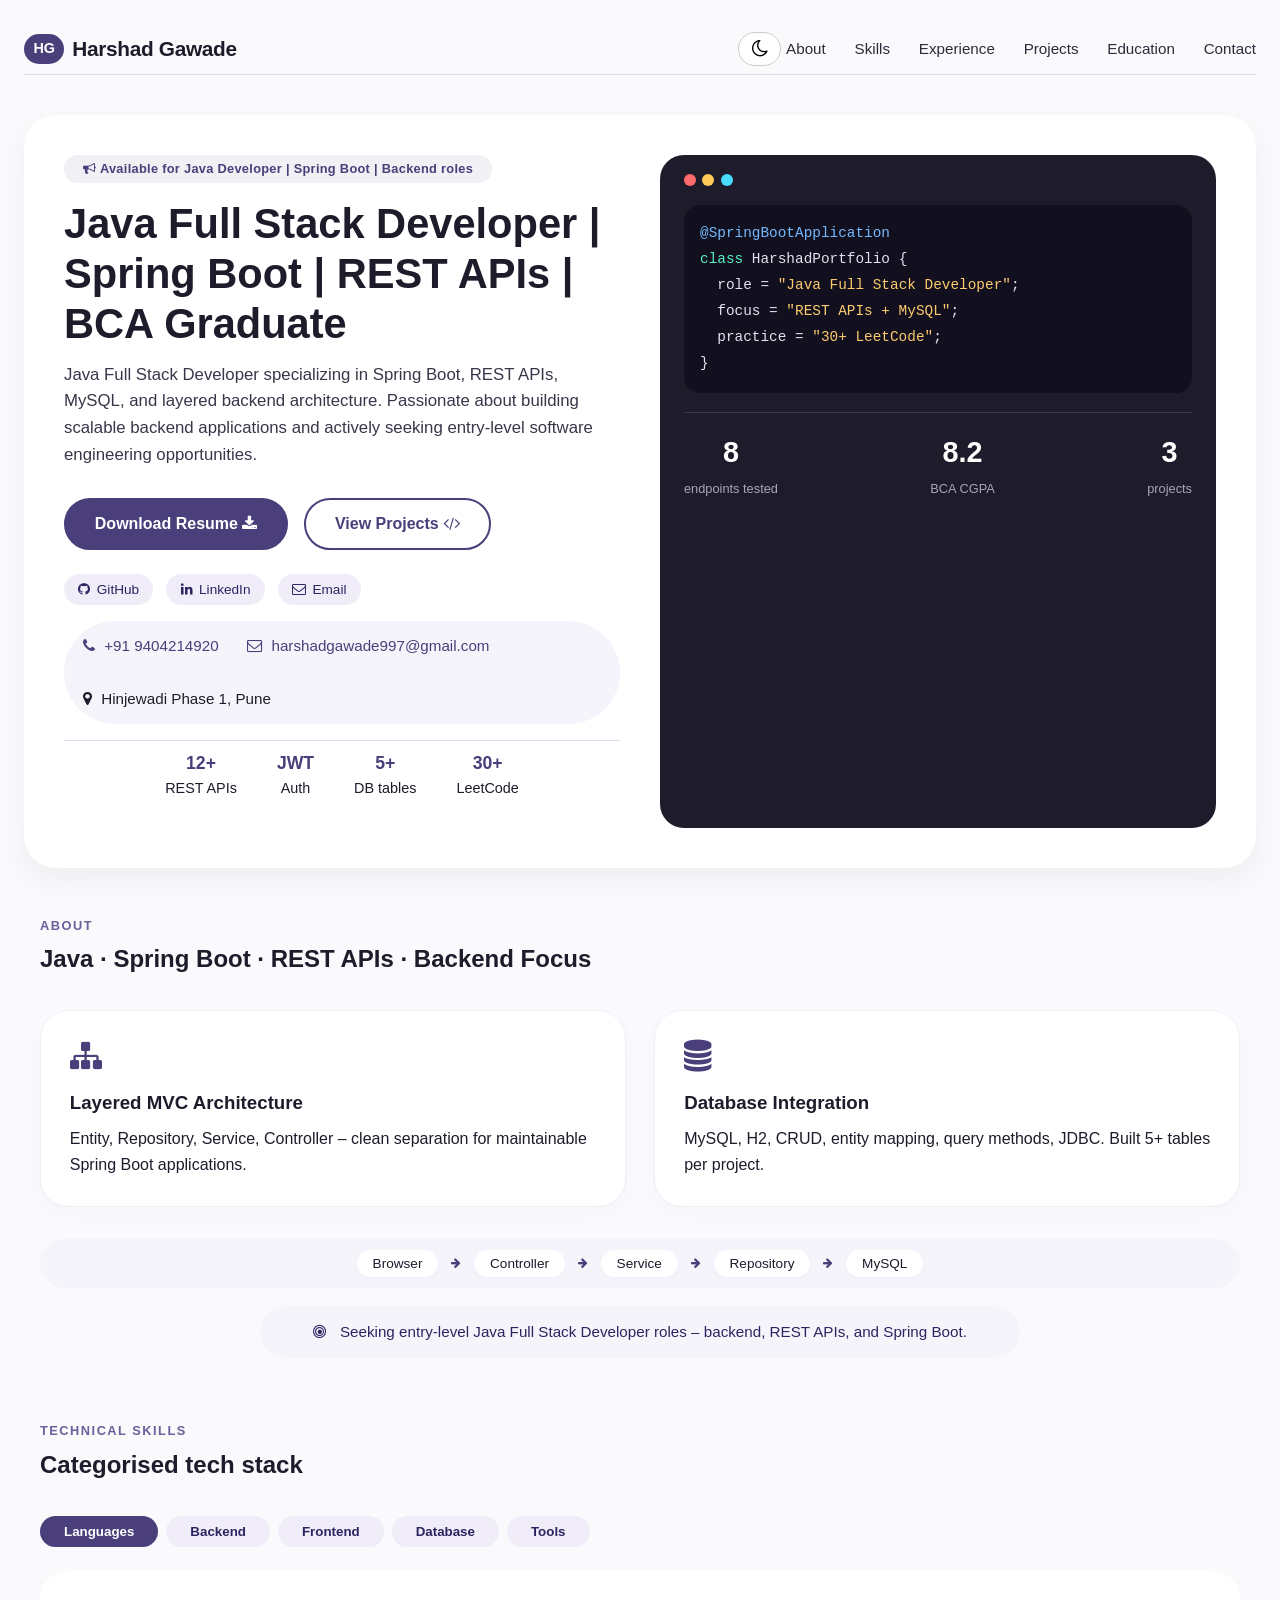
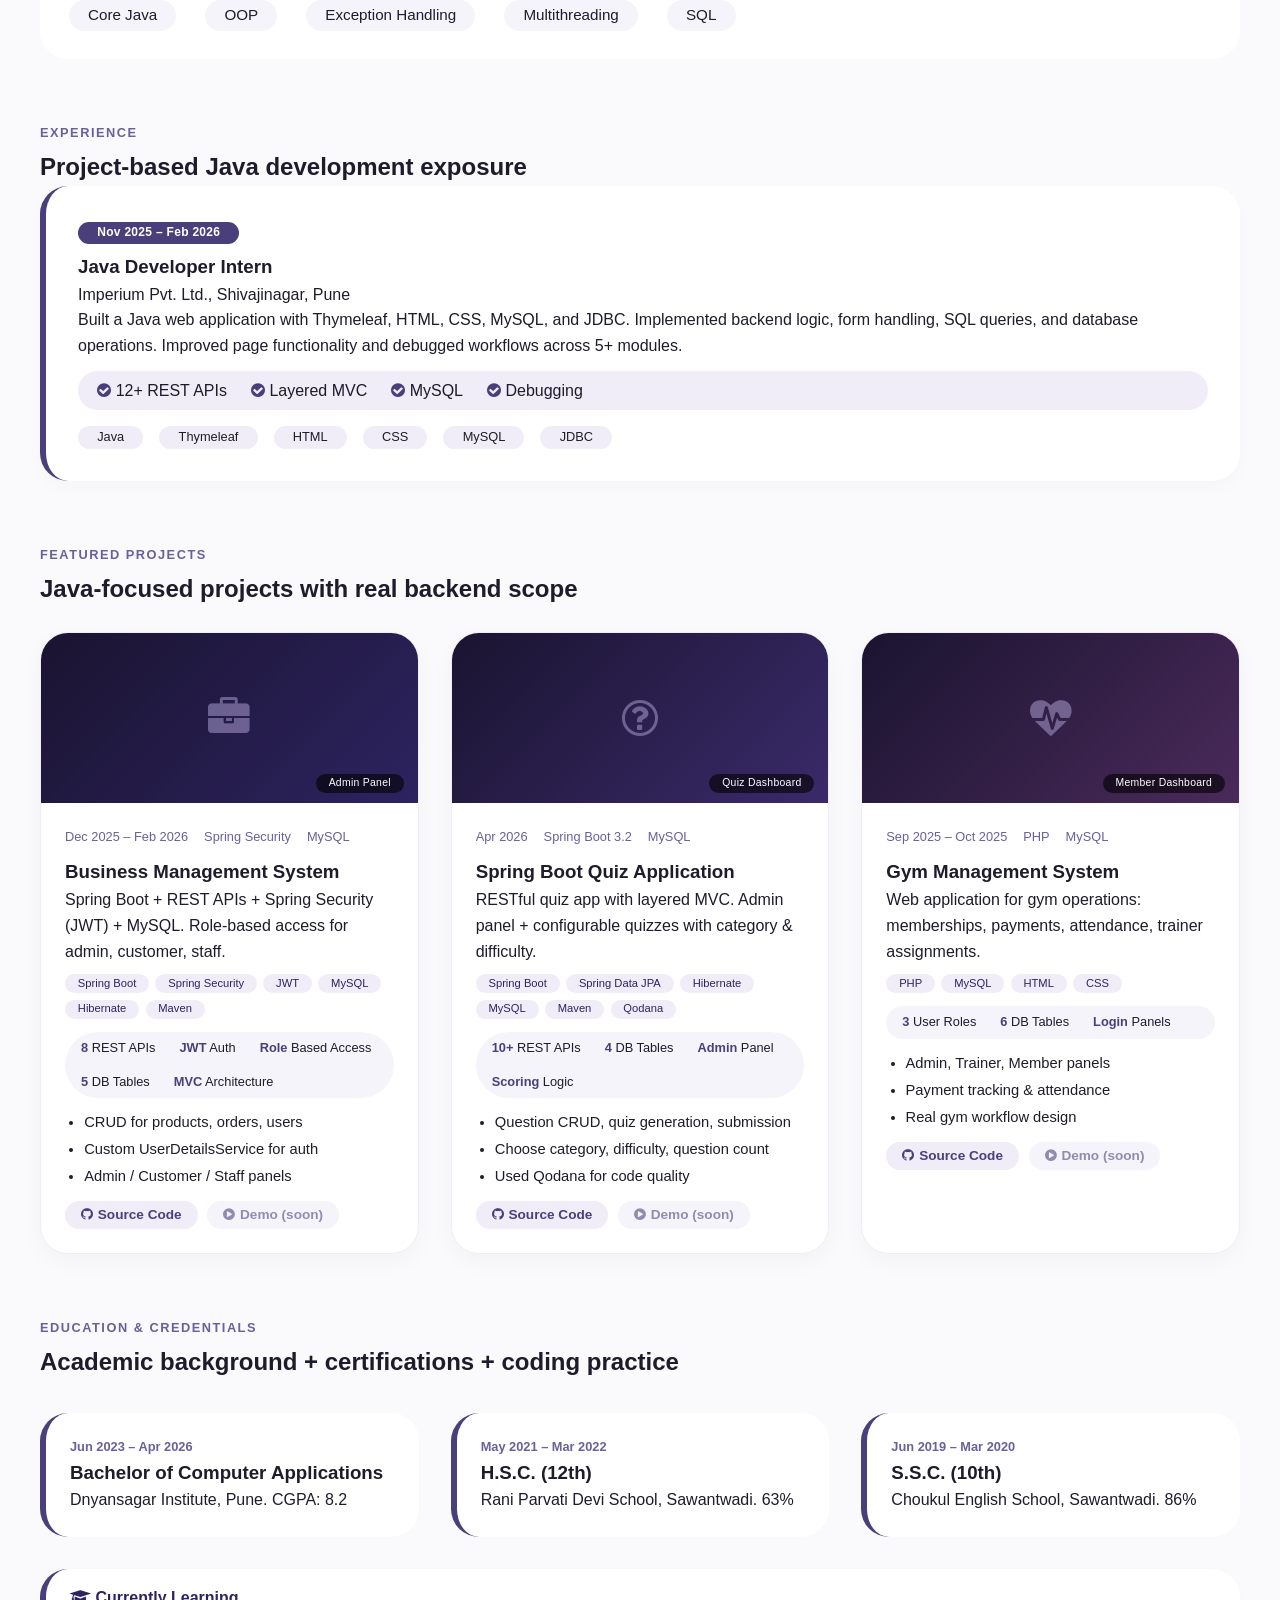
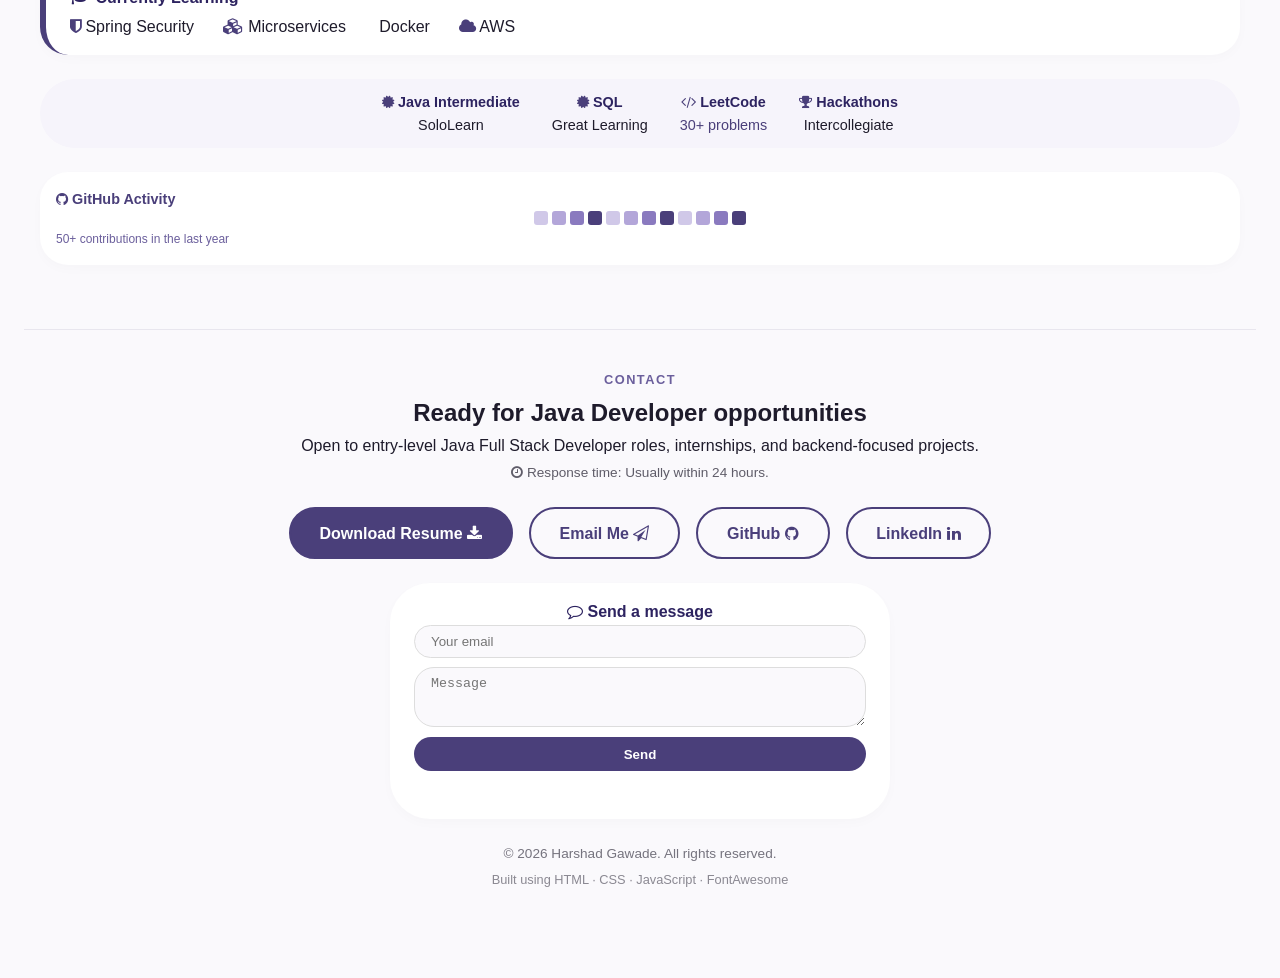
<file: index.html>
<!DOCTYPE html>
<html lang="en">
<head>
  <meta charset="UTF-8" />
  <meta name="viewport" content="width=device-width, initial-scale=1.0" />
  <meta name="description" content="Portfolio of Harshad Gawade, an entry-level Java Full Stack Developer skilled in Spring Boot, REST APIs, JPA, Hibernate, MySQL, and React basics." />
  <title>Harshad Gawade | Java Full Stack Developer</title>
  <link rel="stylesheet" href="https://maxcdn.bootstrapcdn.com/font-awesome/4.7.0/css/font-awesome.min.css" />
  <link rel="icon" type="image/png" sizes="32x32" href="fevicon.io/favicon-32x32.png" />
  <link rel="icon" type="image/png" sizes="16x16" href="fevicon.io/favicon-16x16.png" />
  <style>
    /* ----- reset & base ----- */
    * { margin:0; padding:0; box-sizing:border-box; }
    html { scroll-behavior: smooth; }
    body {
      font-family: 'Inter', -apple-system, BlinkMacSystemFont, 'Segoe UI', Roboto, sans-serif;
      background-color: #faf9fc;
      color: #1e1b2b;
      line-height: 1.6;
      padding: 1.5rem;
      transition: background 0.2s, color 0.2s;
    }
    a { color: #4a3f7a; text-decoration: none; transition: color 0.2s; }
    a:hover { color: #2d2360; }

    .section-band {
      max-width: 1280px;
      margin: 0 auto 4rem;
      padding: 0 1rem;
    }

    /* fade-in animation */
    .fade-in {
      opacity: 0;
      transform: translateY(30px);
      transition: opacity 0.7s ease, transform 0.7s ease;
    }
    .fade-in.visible {
      opacity: 1;
      transform: translateY(0);
    }

    /* ----- header ----- */
    .site-header {
      display: flex;
      flex-wrap: wrap;
      align-items: center;
      justify-content: space-between;
      max-width: 1280px;
      margin: 0 auto 2.5rem;
      padding: 0.5rem 0;
      border-bottom: 1px solid rgba(74, 63, 122, 0.15);
      gap: 0.3rem;
    }
    .brand {
      display: flex;
      align-items: center;
      gap: 0.5rem;
      font-weight: 700;
      font-size: 1.3rem;
      letter-spacing: -0.3px;
      text-decoration: none;
      color: inherit;
      flex-shrink: 0;
    }
    .brand-mark {
      background: #4a3f7a;
      color: white;
      padding: 0.2rem 0.6rem;
      border-radius: 40px;
      font-size: 0.9rem;
      flex-shrink: 0;
    }
    .brand-name { white-space: nowrap; display: inline-block; }
    .theme-toggle {
      background: transparent;
      border: 1px solid #ccc;
      border-radius: 30px;
      padding: 0.3rem 0.8rem;
      font-size: 1.2rem;
      cursor: pointer;
      transition: 0.2s;
      background: white;
      flex-shrink: 0;
      margin-left: auto;
    }
    .nav-links {
      display: flex;
      gap: 1.8rem;
      font-weight: 500;
      font-size: 0.95rem;
      flex-wrap: wrap;
      align-items: center;
    }
    .nav-links a { color: #2d2b3a; }
    .nav-links a:hover { color: #4a3f7a; }
    .nav-links a.active-nav { color: #4a3f7a; font-weight: 700; }

    @media (max-width: 768px) {
      .site-header { gap: 0.2rem; padding: 0.3rem 0; }
      .brand { font-size: 0.95rem; flex: 0 0 auto; }
      .brand-name { font-size: 0.8rem; }
      .brand-mark { font-size: 0.65rem; padding: 0.1rem 0.45rem; }
      .nav-links { order: 3; flex: 1 1 100%; justify-content: center; gap: 0.4rem; padding-top: 0.2rem; }
      .nav-links a { font-size: 0.65rem; padding: 0.15rem 0.3rem; white-space: nowrap; }
      .theme-toggle { font-size: 0.9rem; padding: 0.15rem 0.5rem; margin-left: 0; flex-shrink: 0; }
    }
    @media (max-width: 480px) {
      .brand { font-size: 0.8rem; }
      .brand-name { font-size: 0.7rem !important; }
      .brand-mark { font-size: 0.55rem; padding: 0.1rem 0.35rem; }
      .nav-links a { font-size: 0.55rem; padding: 0.1rem 0.2rem; }
      .theme-toggle { font-size: 0.75rem; padding: 0.1rem 0.4rem; }
    }

    /* ----- buttons ----- */
    .btn {
      display: inline-block;
      padding: 0.7rem 1.8rem;
      border-radius: 60px;
      font-weight: 600;
      border: 2px solid transparent;
      transition: 0.2s;
      background: white;
      cursor: default;
    }
    .btn-primary { background: #4a3f7a; color: white; border-color: #4a3f7a; }
    .btn-primary:hover { background: #2d2360; border-color: #2d2360; color: white; }
    .btn-secondary { background: transparent; border-color: #4a3f7a; color: #4a3f7a; }
    .btn-secondary:hover { background: #f0edf9; }
    .btn-sm { padding: 0.3rem 1rem; font-size: 0.8rem; border-radius: 40px; }

    .eyebrow {
      text-transform: uppercase;
      letter-spacing: 1.5px;
      font-size: 0.8rem;
      font-weight: 600;
      color: #6b5f9c;
      margin-bottom: 0.25rem;
    }

    /* ----- hero ----- */
    .hero {
      display: grid;
      grid-template-columns: 1fr 1fr;
      gap: 2.5rem;
      background: white;
      border-radius: 32px;
      padding: 2.5rem;
      box-shadow: 0 12px 30px rgba(0,0,0,0.05);
      margin-bottom: 3rem;
    }
    .hero-copy-block h1 {
      font-size: 2.6rem;
      line-height: 1.2;
      margin: 0.5rem 0 0.8rem;
    }
    .hero-copy {
      font-size: 1.05rem;
      color: #3a364a;
      margin-bottom: 1.8rem;
    }
    .hero-actions { display: flex; flex-wrap: wrap; gap: 1rem; margin: 1.5rem 0; }
    .contact-row {
      display: flex;
      flex-wrap: wrap;
      gap: 1.8rem;
      font-size: 0.95rem;
      background: #f6f4fb;
      padding: 0.8rem 1.2rem;
      border-radius: 60px;
      margin-top: 1rem;
    }
    .contact-row i { margin-right: 0.3rem; }
    .hero-tagline {
      display: inline-block;
      background: rgba(74, 63, 122, 0.08);
      padding: 0.25rem 1.2rem;
      border-radius: 60px;
      font-size: 0.8rem;
      font-weight: 600;
      letter-spacing: 0.3px;
      color: #4a3f7a;
      margin-bottom: 0.5rem;
    }
    .social-hero {
      display: flex;
      gap: 0.8rem;
      margin-top: 0.8rem;
      flex-wrap: wrap;
    }
    .social-hero a {
      background: #f0edf9;
      padding: 0.3rem 0.9rem;
      border-radius: 40px;
      font-size: 0.85rem;
      display: inline-flex;
      align-items: center;
      gap: 0.4rem;
      color: #2d2360;
      transition: 0.2s;
    }
    .social-hero a:hover { background: #4a3f7a; color: white; }

    .hero-snapshot {
      background: #1e1b2b;
      border-radius: 24px;
      padding: 1.2rem 1.5rem;
      color: #e4e0f0;
      display: flex;
      flex-direction: column;
      gap: 1.2rem;
    }
    .terminal-top { display: flex; gap: 0.4rem; }
    .terminal-top span {
      width: 12px; height: 12px; border-radius: 50%;
      display: inline-block;
      background: #6b5f9c;
    }
    .terminal-top span:first-child { background: #ff6b6b; }
    .terminal-top span:nth-child(2) { background: #feca57; }
    .terminal-top span:last-child { background: #48dbfb; }
    .code-window {
      font-family: 'Menlo', monospace;
      font-size: 0.9rem;
      background: #12101e;
      padding: 1rem;
      border-radius: 16px;
      line-height: 1.8;
    }
    .token-blue { color: #74b9ff; }
    .token-green { color: #55efc4; }
    .token-amber { color: #fdcb6e; }
    .snapshot-list {
      display: flex;
      justify-content: space-between;
      border-top: 1px solid #3a364a;
      padding-top: 1rem;
    }
    .snapshot-list div { text-align: center; }
    .snapshot-list strong { display: block; font-size: 1.8rem; color: white; }
    .snapshot-list span { font-size: 0.8rem; opacity: 0.7; }

    @media (max-width: 800px) {
      .hero { grid-template-columns: 1fr; padding: 1.5rem; }
    }

    /* ----- profile / about ----- */
    .profile-grid {
      display: grid;
      grid-template-columns: repeat(3, 1fr);
      gap: 1.8rem;
      margin: 2rem 0;
    }
    .focus-card {
      background: white;
      padding: 1.8rem;
      border-radius: 28px;
      box-shadow: 0 8px 20px rgba(0,0,0,0.02);
      transition: 0.2s;
      border: 1px solid #f0edf9;
    }
    .focus-card i { font-size: 2rem; color: #4a3f7a; margin-bottom: 0.5rem; display: inline-block; }
    .focus-card h3 { margin: 0.5rem 0; }
    @media (max-width: 800px) { .profile-grid { grid-template-columns: 1fr; } }

    /* architecture flow - compact */
    .arch-flow {
      display: flex;
      flex-wrap: wrap;
      justify-content: center;
      align-items: center;
      gap: 0.3rem 0.8rem;
      background: #f6f4fb;
      padding: 0.7rem 1.2rem;
      border-radius: 60px;
      margin: 1.2rem 0;
      font-size: 0.85rem;
    }
    .arch-flow span {
      background: white;
      padding: 0.15rem 1rem;
      border-radius: 40px;
      font-weight: 500;
      box-shadow: 0 2px 6px rgba(0,0,0,0.02);
    }
    .arch-flow i { color: #4a3f7a; font-size: 0.7rem; }

    /* ----- skills ----- */
    .tabs {
      display: flex;
      gap: 0.5rem;
      flex-wrap: wrap;
      margin: 2rem 0 1.5rem;
    }
    .tab {
      background: #f0edf9;
      border: none;
      padding: 0.5rem 1.5rem;
      border-radius: 60px;
      font-weight: 600;
      cursor: pointer;
      transition: 0.15s;
      color: #2d2360;
    }
    .tab.active { background: #4a3f7a; color: white; }
    .tab-panels { background: white; padding: 1.8rem; border-radius: 28px; }
    .skill-grid { display: flex; flex-wrap: wrap; gap: 0.8rem 1.8rem; }
    .skill-grid span {
      background: #f6f4fb;
      padding: 0.2rem 1.2rem;
      border-radius: 40px;
      font-size: 0.95rem;
    }
    .tab-panel[hidden] { display: none; }

    /* ----- experience ----- */
    .experience-card {
      background: white;
      border-radius: 28px;
      padding: 2rem;
      box-shadow: 0 8px 20px rgba(0,0,0,0.02);
      border-left: 6px solid #4a3f7a;
    }
    .date-pill {
      display: inline-block;
      background: #4a3f7a;
      color: white;
      padding: 0.1rem 1.2rem;
      border-radius: 60px;
      font-size: 0.75rem;
      font-weight: 600;
      letter-spacing: 0.3px;
      margin-bottom: 0.5rem;
    }
    .experience-stack {
      display: flex;
      flex-wrap: wrap;
      gap: 0.5rem 1rem;
      margin-top: 1rem;
    }
    .experience-stack span {
      background: #f0edf9;
      padding: 0.1rem 1.2rem;
      border-radius: 40px;
      font-size: 0.8rem;
      font-weight: 500;
    }

    /* ----- projects ----- */
    .project-grid {
      display: grid;
      grid-template-columns: repeat(auto-fit, minmax(340px, 1fr));
      gap: 2rem;
      margin-top: 1.5rem;
    }
    .project-card {
      background: white;
      border-radius: 28px;
      overflow: hidden;
      box-shadow: 0 8px 24px rgba(0,0,0,0.03);
      transition: 0.3s;
      border: 1px solid #f0edf9;
    }
    .project-card:hover { transform: translateY(-8px); box-shadow: 0 20px 50px rgba(0,0,0,0.08); }
    .project-screenshot {
      width: 100%;
      height: 170px;
      display: flex;
      align-items: center;
      justify-content: center;
      font-size: 0.85rem;
      background-size: cover;
      background-position: center;
      background-color: #2d2360;
      color: #b3a6d9;
      position: relative;
    }
    .project-screenshot .overlay-label {
      position: absolute;
      bottom: 10px;
      right: 14px;
      background: rgba(0,0,0,0.6);
      color: white;
      padding: 0.1rem 0.8rem;
      border-radius: 40px;
      font-size: 0.65rem;
      letter-spacing: 0.3px;
    }
    .project-screenshot i { font-size: 2.6rem; opacity: 0.5; }
    .project-body { padding: 1.5rem; }
    .project-meta {
      display: flex;
      flex-wrap: wrap;
      gap: 0.3rem 1rem;
      font-size: 0.8rem;
      color: #6b5f9c;
      margin-bottom: 0.6rem;
    }
    .project-body ul { margin: 0.6rem 0 0.8rem 1.2rem; font-size: 0.92rem; }
    .project-body ul li { margin-bottom: 0.2rem; }
    .tech-badges {
      display: flex;
      flex-wrap: wrap;
      gap: 0.4rem;
      margin: 0.6rem 0 0.8rem;
    }
    .tech-badges span {
      background: #f0edf9;
      padding: 0.05rem 0.8rem;
      border-radius: 40px;
      font-size: 0.7rem;
      font-weight: 500;
      color: #2d2360;
    }
    .project-metrics {
      display: flex;
      flex-wrap: wrap;
      gap: 0.8rem 1.5rem;
      background: #f6f4fb;
      padding: 0.4rem 1rem;
      border-radius: 60px;
      margin: 0.6rem 0 0.8rem;
      font-size: 0.8rem;
    }
    .project-metrics strong { color: #4a3f7a; }
    .project-links {
      display: flex;
      flex-wrap: wrap;
      gap: 0.6rem;
      margin-top: 0.6rem;
    }
    .project-links a {
      font-weight: 600;
      display: inline-flex;
      align-items: center;
      gap: 0.3rem;
      font-size: 0.85rem;
      background: #f0edf9;
      padding: 0.2rem 1rem;
      border-radius: 40px;
      transition: 0.2s;
    }
    .project-links a:hover { background: #4a3f7a; color: white; }

    /* ----- education ----- */
    .education-grid {
      display: grid;
      grid-template-columns: repeat(auto-fit, minmax(200px, 1fr));
      gap: 2rem;
      margin: 2rem 0;
    }
    .timeline-item {
      background: white;
      padding: 1.5rem;
      border-radius: 28px;
      border-left: 6px solid #4a3f7a;
    }
    .timeline-item span:first-child { font-size: 0.8rem; color: #6b5f9c; font-weight: 600; display: block; }

    /* compact stats strip - replaces pill bars */
    .stats-compact {
      display: flex;
      flex-wrap: wrap;
      justify-content: center;
      gap: 1.2rem 2.5rem;
      background: #f6f4fb;
      padding: 0.7rem 1.5rem;
      border-radius: 60px;
      margin: 1.2rem 0;
    }
    .stats-compact div { text-align: center; font-size: 0.9rem; }
    .stats-compact strong { color: #4a3f7a; display: block; font-size: 1.1rem; }

    .growth-strip {
      display: flex;
      flex-wrap: wrap;
      justify-content: center;
      gap: 1.2rem 2rem;
      background: #f6f4fb;
      padding: 0.7rem 1.5rem;
      border-radius: 60px;
      margin: 1.5rem 0;
    }
    .growth-strip div { text-align: center; font-size: 0.9rem; }
    .growth-strip strong { display: block; color: #2d2360; }

    /* ----- footer ----- */
    .site-footer {
      text-align: center;
      border-top: 1px solid rgba(74, 63, 122, 0.1);
      padding-top: 2.5rem;
      margin-top: 3rem;
    }
    .footer-actions {
      display: flex;
      flex-wrap: wrap;
      justify-content: center;
      gap: 1rem;
      margin: 1.5rem 0;
    }
    .copyright { opacity: 0.6; font-size: 0.85rem; margin-top: 1.5rem; }
    .footer-built { font-size: 0.8rem; opacity: 0.5; margin-top: 0.3rem; }
    .response-time {
      font-size: 0.85rem;
      opacity: 0.7;
      margin-top: 0.2rem;
    }

    /* back to top */
    .back-to-top {
      position: fixed;
      bottom: 2rem;
      right: 2rem;
      background: #4a3f7a;
      color: white;
      width: 44px;
      height: 44px;
      border-radius: 50%;
      display: flex;
      align-items: center;
      justify-content: center;
      font-size: 1.4rem;
      box-shadow: 0 4px 14px rgba(74, 63, 122, 0.3);
      transition: 0.3s;
      opacity: 0;
      visibility: hidden;
      cursor: pointer;
      border: none;
      z-index: 999;
    }
    .back-to-top.visible { opacity: 1; visibility: visible; }
    .back-to-top:hover { transform: translateY(-4px); }

    /* dark theme */
    body.dark {
      background: #13101e;
      color: #ece8f5;
    }
    body.dark .site-header { border-bottom-color: #3a364a; }
    body.dark .hero { background: #1e1b2b; }
    body.dark .focus-card { background: #1e1b2b; border-color: #2d2360; }
    body.dark .tab-panels { background: #1e1b2b; }
    body.dark .skill-grid span { background: #2d2360; color: #e4e0f0; }
    body.dark .experience-card { background: #1e1b2b; border-left-color: #8a7abf; }
    body.dark .project-card { background: #1e1b2b; border-color: #2d2360; }
    body.dark .project-card:hover { box-shadow: 0 20px 50px rgba(0,0,0,0.4); }
    body.dark .timeline-item { background: #1e1b2b; }
    body.dark .growth-strip { background: #1e1b2b; }
    body.dark .contact-row { background: #2d2360; color: white; }
    body.dark .contact-row a { color: #d4ccf0; }
    body.dark .tab { background: #2d2360; color: white; }
    body.dark .tab.active { background: #8a7abf; }
    body.dark .btn-secondary { border-color: #8a7abf; color: #d4ccf0; }
    body.dark .btn-secondary:hover { background: #2d2360; }
    body.dark .social-hero a { background: #2d2360; color: #d4ccf0; }
    body.dark .social-hero a:hover { background: #4a3f7a; }
    body.dark .arch-flow { background: #1e1b2b; }
    body.dark .arch-flow span { background: #2d2360; color: #e4e0f0; }
    body.dark .hero-tagline { background: rgba(138, 122, 191, 0.2); color: #b3a6d9; }
    body.dark .theme-toggle { background: #2d2360; border-color: #4a3f7a; color: white; }
    body.dark .stats-compact { background: #1e1b2b; }
    body.dark .stats-compact strong { color: #b3a6d9; }
    body.dark .project-metrics { background: #1e1b2b; }
    body.dark .tech-badges span { background: #2d2360; color: #e4e0f0; }
    body.dark .project-links a { background: #2d2360; color: #d4ccf0; }
    body.dark .project-links a:hover { background: #4a3f7a; color: white; }
    body.dark .nav-links a { color: #d4ccf0; }
    body.dark .nav-links a:hover { color: #b3a6d9; }
    body.dark .nav-links a.active-nav { color: #b3a6d9; }

    @media (max-width: 800px) {
      .project-grid { grid-template-columns: 1fr; }
    }
  </style>
</head>
<body>

  <!-- Back to Top -->
  <button class="back-to-top" id="backToTop" aria-label="Back to top"><i class="fa fa-arrow-up"></i></button>

  <!-- HEADER -->
  <header class="site-header" id="top">
    <a class="brand" href="#home" aria-label="Harshad Gawade home">
      <span class="brand-mark">HG</span>
      <span class="brand-name">Harshad Gawade</span>
    </a>
    <button class="theme-toggle" type="button" aria-label="Switch theme" aria-pressed="false">
      <i class="fa fa-moon-o" aria-hidden="true"></i>
    </button>
    <nav class="nav-links" aria-label="Primary navigation">
      <a href="#about">About</a>
      <a href="#skills">Skills</a>
      <a href="#experience">Experience</a>
      <a href="#projects">Projects</a>
      <a href="#education">Education</a>
      <a href="#contact">Contact</a>
    </nav>
  </header>

  <main>
    <!-- HERO -->
    <section class="hero section-band fade-in" id="home">
      <div class="hero-copy-block">
        <p class="hero-tagline"><i class="fa fa-bullhorn" aria-hidden="true"></i> Available for Java Developer | Spring Boot | Backend roles</p>
        <h1>Java Full Stack Developer | Spring Boot | REST APIs | BCA Graduate</h1>
        <p class="hero-copy">
          Java Full Stack Developer specializing in Spring Boot, REST APIs, MySQL, and layered backend architecture.
          Passionate about building scalable backend applications and actively seeking entry-level software engineering opportunities.
        </p>

        <div class="hero-actions">
          <a class="btn btn-primary" href="HarshadGawade_Resume.pdf">Download Resume <i class="fa fa-download" aria-hidden="true"></i></a>
          <a class="btn btn-secondary" href="#projects">View Projects <i class="fa fa-code" aria-hidden="true"></i></a>
        </div>

        <div class="social-hero">
          <a href="https://github.com/harshu0316/" target="_blank"><i class="fa fa-github" aria-hidden="true"></i> GitHub</a>
          <a href="https://www.linkedin.com/in/harshadgawade707" target="_blank"><i class="fa fa-linkedin" aria-hidden="true"></i> LinkedIn</a>
          <a href="mailto:harshadgawade997@gmail.com"><i class="fa fa-envelope-o" aria-hidden="true"></i> Email</a>
        </div>

        <div class="contact-row">
          <a href="tel:+919404214920"><i class="fa fa-phone" aria-hidden="true"></i> +91 9404214920</a>
          <a href="mailto:harshadgawade997@gmail.com"><i class="fa fa-envelope-o" aria-hidden="true"></i> harshadgawade997@gmail.com</a>
          <span><i class="fa fa-map-marker" aria-hidden="true"></i> Hinjewadi Phase 1, Pune</span>
        </div>

        <div class="stats-compact" style="margin-top:1rem; border-top:1px solid #e0dcee; border-radius:0; background:transparent; padding:0.5rem 0;">
          <div><strong>12+</strong> REST APIs</div>
          <div><strong>JWT</strong> Auth</div>
          <div><strong>5+</strong> DB tables</div>
          <div><strong>30+</strong> LeetCode</div>
        </div>
      </div>

      <aside class="hero-snapshot">
        <div class="terminal-top"><span></span><span></span><span></span></div>
        <div class="code-window">
          <p><span class="token-blue">@SpringBootApplication</span></p>
          <p><span class="token-green">class</span> HarshadPortfolio {</p>
          <p>&nbsp;&nbsp;role = <span class="token-amber">"Java Full Stack Developer"</span>;</p>
          <p>&nbsp;&nbsp;focus = <span class="token-amber">"REST APIs + MySQL"</span>;</p>
          <p>&nbsp;&nbsp;practice = <span class="token-amber">"30+ LeetCode"</span>;</p>
          <p>}</p>
        </div>
        <div class="snapshot-list">
          <div><strong>8</strong><span>endpoints tested</span></div>
          <div><strong>8.2</strong><span>BCA CGPA</span></div>
          <div><strong>3</strong><span>projects</span></div>
        </div>
      </aside>
    </section>

    <!-- ABOUT -->
    <section class="section-band profile-section fade-in" id="about">
      <div class="section-heading">
        <p class="eyebrow">About</p>
        <h2>Java · Spring Boot · REST APIs · Backend Focus</h2>
      </div>
      <div class="profile-grid" style="grid-template-columns:1fr 1fr;">
        <article class="focus-card">
          <i class="fa fa-sitemap" aria-hidden="true"></i>
          <h3>Layered MVC Architecture</h3>
          <p>Entity, Repository, Service, Controller – clean separation for maintainable Spring Boot applications.</p>
        </article>
        <article class="focus-card">
          <i class="fa fa-database" aria-hidden="true"></i>
          <h3>Database Integration</h3>
          <p>MySQL, H2, CRUD, entity mapping, query methods, JDBC. Built 5+ tables per project.</p>
        </article>
      </div>

      <!-- Architecture flow - compact -->
      <div class="arch-flow">
        <span>Browser</span> <i class="fa fa-arrow-right"></i>
        <span>Controller</span> <i class="fa fa-arrow-right"></i>
        <span>Service</span> <i class="fa fa-arrow-right"></i>
        <span>Repository</span> <i class="fa fa-arrow-right"></i>
        <span>MySQL</span>
      </div>

      <div style="max-width:760px; margin:0.8rem auto 0; background:#f6f4fb; padding:0.8rem 1.5rem; border-radius:60px; text-align:center;">
        <p style="font-size:0.95rem; color:#2d2360;">
          <i class="fa fa-bullseye" aria-hidden="true" style="margin-right:0.6rem;"></i>
          Seeking entry‑level Java Full Stack Developer roles – backend, REST APIs, and Spring Boot.
        </p>
      </div>
    </section>

    <!-- SKILLS -->
    <section class="section-band skills-section fade-in" id="skills">
      <div class="section-heading">
        <p class="eyebrow">Technical Skills</p>
        <h2>Categorised tech stack</h2>
      </div>

      <div class="tabs" role="tablist">
        <button class="tab active" type="button" role="tab" aria-selected="true" aria-controls="lang-panel" id="lang-tab" data-tab="lang-panel">Languages</button>
        <button class="tab" type="button" role="tab" aria-selected="false" aria-controls="backend-panel" id="backend-tab" data-tab="backend-panel">Backend</button>
        <button class="tab" type="button" role="tab" aria-selected="false" aria-controls="frontend-panel" id="frontend-tab" data-tab="frontend-panel">Frontend</button>
        <button class="tab" type="button" role="tab" aria-selected="false" aria-controls="db-panel" id="db-tab" data-tab="db-panel">Database</button>
        <button class="tab" type="button" role="tab" aria-selected="false" aria-controls="tools-panel" id="tools-tab" data-tab="tools-panel">Tools</button>
      </div>

      <div class="tab-panels">
        <div class="tab-panel active" id="lang-panel" role="tabpanel">
          <div class="skill-grid">
            <span>Core Java</span><span>OOP</span><span>Exception Handling</span><span>Multithreading</span><span>SQL</span>
          </div>
        </div>
        <div class="tab-panel" id="backend-panel" role="tabpanel" hidden>
          <div class="skill-grid">
            <span>Spring Boot</span><span>Spring MVC</span><span>Spring Data JPA</span><span>Hibernate</span>
            <span>REST APIs</span><span>Spring Security (JWT)</span><span>JDBC</span>
          </div>
        </div>
        <div class="tab-panel" id="frontend-panel" role="tabpanel" hidden>
          <div class="skill-grid">
            <span>HTML</span><span>CSS</span><span>JavaScript</span><span>React Basics</span><span>Thymeleaf</span><span>PHP</span>
          </div>
        </div>
        <div class="tab-panel" id="db-panel" role="tabpanel" hidden>
          <div class="skill-grid">
            <span>MySQL</span><span>H2 Database</span><span>CRUD Operations</span><span>Entity Mapping</span><span>Query Methods</span>
          </div>
        </div>
        <div class="tab-panel" id="tools-panel" role="tabpanel" hidden>
          <div class="skill-grid">
            <span>Maven</span><span>Lombok</span><span>Postman</span><span>Git/GitHub</span>
            <span>IntelliJ IDEA</span><span>Qodana</span><span>Microservices (concepts)</span>
          </div>
        </div>
      </div>
    </section>

    <!-- EXPERIENCE -->
    <section class="section-band experience-section fade-in" id="experience">
      <div class="section-heading">
        <p class="eyebrow">Experience</p>
        <h2>Project‑based Java development exposure</h2>
      </div>
      <article class="experience-card">
        <div class="experience-main">
          <span class="date-pill">Nov 2025 – Feb 2026</span>
          <h3>Java Developer Intern</h3>
          <p class="company">Imperium Pvt. Ltd., Shivajinagar, Pune</p>
          <p>
            Built a Java web application with Thymeleaf, HTML, CSS, MySQL, and JDBC.
            Implemented backend logic, form handling, SQL queries, and database operations.
            Improved page functionality and debugged workflows across 5+ modules.
          </p>
          <div style="display:flex; flex-wrap:wrap; gap:0.6rem 1.5rem; margin-top:0.8rem; background:#f0edf9; padding:0.4rem 1.2rem; border-radius:60px;">
            <span><i class="fa fa-check-circle" style="color:#4a3f7a;"></i> 12+ REST APIs</span>
            <span><i class="fa fa-check-circle" style="color:#4a3f7a;"></i> Layered MVC</span>
            <span><i class="fa fa-check-circle" style="color:#4a3f7a;"></i> MySQL</span>
            <span><i class="fa fa-check-circle" style="color:#4a3f7a;"></i> Debugging</span>
          </div>
        </div>
        <div class="experience-stack">
          <span>Java</span><span>Thymeleaf</span><span>HTML</span><span>CSS</span><span>MySQL</span><span>JDBC</span>
        </div>
      </article>
    </section>

    <!-- PROJECTS -->
    <section class="section-band projects-section fade-in" id="projects">
      <div class="section-heading">
        <p class="eyebrow">Featured Projects</p>
        <h2>Java‑focused projects with real backend scope</h2>
      </div>

      <div class="project-grid">

        <!-- Project 1: Business Management -->
        <article class="project-card">
          <div class="project-screenshot" style="background: linear-gradient(135deg, #1a1430, #2d2360);">
            <i class="fa fa-briefcase" aria-hidden="true"></i>
            <span class="overlay-label">Admin Panel</span>
          </div>
          <div class="project-body">
            <div class="project-meta"><span>Dec 2025 – Feb 2026</span><span>Spring Security</span><span>MySQL</span></div>
            <h3>Business Management System</h3>
            <p>Spring Boot + REST APIs + Spring Security (JWT) + MySQL. Role‑based access for admin, customer, staff.</p>

            <div class="tech-badges">
              <span>Spring Boot</span><span>Spring Security</span><span>JWT</span><span>MySQL</span><span>Hibernate</span><span>Maven</span>
            </div>

            <div class="project-metrics">
              <span><strong>8</strong> REST APIs</span>
              <span><strong>JWT</strong> Auth</span>
              <span><strong>Role</strong> Based Access</span>
              <span><strong>5</strong> DB Tables</span>
              <span><strong>MVC</strong> Architecture</span>
            </div>

            <ul>
              <li>CRUD for products, orders, users</li>
              <li>Custom UserDetailsService for auth</li>
              <li>Admin / Customer / Staff panels</li>
            </ul>

            <div class="project-links">
              <a href="https://github.com/harshu0316/Business_Management_Project-updated" target="_blank"><i class="fa fa-github"></i> Source Code</a>
              <a href="#" style="opacity:0.6;cursor:default;"><i class="fa fa-play-circle"></i> Demo (soon)</a>
            </div>
          </div>
        </article>

        <!-- Project 2: Quiz Application -->
        <article class="project-card">
          <div class="project-screenshot" style="background: linear-gradient(135deg, #1a1430, #3a2a6a);">
            <i class="fa fa-question-circle-o" aria-hidden="true"></i>
            <span class="overlay-label">Quiz Dashboard</span>
          </div>
          <div class="project-body">
            <div class="project-meta"><span>Apr 2026</span><span>Spring Boot 3.2</span><span>MySQL</span></div>
            <h3>Spring Boot Quiz Application</h3>
            <p>RESTful quiz app with layered MVC. Admin panel + configurable quizzes with category &amp; difficulty.</p>

            <div class="tech-badges">
              <span>Spring Boot</span><span>Spring Data JPA</span><span>Hibernate</span><span>MySQL</span><span>Maven</span><span>Qodana</span>
            </div>

            <div class="project-metrics">
              <span><strong>10+</strong> REST APIs</span>
              <span><strong>4</strong> DB Tables</span>
              <span><strong>Admin</strong> Panel</span>
              <span><strong>Scoring</strong> Logic</span>
            </div>

            <ul>
              <li>Question CRUD, quiz generation, submission</li>
              <li>Choose category, difficulty, question count</li>
              <li>Used Qodana for code quality</li>
            </ul>

            <div class="project-links">
              <a href="https://github.com/harshu0316/BrainBuzz_QuizApp" target="_blank"><i class="fa fa-github"></i> Source Code</a>
              <a href="#" style="opacity:0.6;cursor:default;"><i class="fa fa-play-circle"></i> Demo (soon)</a>
            </div>
          </div>
        </article>

        <!-- Project 3: Gym Management -->
        <article class="project-card">
          <div class="project-screenshot" style="background: linear-gradient(135deg, #1a1430, #4a2a5a);">
            <i class="fa fa-heartbeat" aria-hidden="true"></i>
            <span class="overlay-label">Member Dashboard</span>
          </div>
          <div class="project-body">
            <div class="project-meta"><span>Sep 2025 – Oct 2025</span><span>PHP</span><span>MySQL</span></div>
            <h3>Gym Management System</h3>
            <p>Web application for gym operations: memberships, payments, attendance, trainer assignments.</p>

            <div class="tech-badges">
              <span>PHP</span><span>MySQL</span><span>HTML</span><span>CSS</span>
            </div>

            <div class="project-metrics">
              <span><strong>3</strong> User Roles</span>
              <span><strong>6</strong> DB Tables</span>
              <span><strong>Login</strong> Panels</span>
            </div>

            <ul>
              <li>Admin, Trainer, Member panels</li>
              <li>Payment tracking &amp; attendance</li>
              <li>Real gym workflow design</li>
            </ul>

            <div class="project-links">
              <a href="https://github.com/harshu0316/orca_gym-services" target="_blank"><i class="fa fa-github"></i> Source Code</a>
              <a href="#" style="opacity:0.6;cursor:default;"><i class="fa fa-play-circle"></i> Demo (soon)</a>
            </div>
          </div>
        </article>

      </div>
    </section>

    <!-- EDUCATION -->
    <section class="section-band education-section fade-in" id="education">
      <div class="section-heading">
        <p class="eyebrow">Education &amp; Credentials</p>
        <h2>Academic background + certifications + coding practice</h2>
      </div>

      <div class="education-grid">
        <article class="timeline-item"><span>Jun 2023 – Apr 2026</span><h3>Bachelor of Computer Applications</h3><p>Dnyansagar Institute, Pune. CGPA: 8.2</p></article>
        <article class="timeline-item"><span>May 2021 – Mar 2022</span><h3>H.S.C. (12th)</h3><p>Rani Parvati Devi School, Sawantwadi. 63%</p></article>
        <article class="timeline-item"><span>Jun 2019 – Mar 2020</span><h3>S.S.C. (10th)</h3><p>Choukul English School, Sawantwadi. 86%</p></article>
      </div>

      <!-- Currently Learning -->
      <div style="background:white; border-radius:28px; padding:1rem 1.5rem; margin:1.2rem 0; box-shadow:0 4px 12px rgba(0,0,0,0.02); border-left:6px solid #4a3f7a;">
        <p style="font-weight:600; color:#2d2360;"><i class="fa fa-graduation-cap" aria-hidden="true"></i> Currently Learning</p>
        <div style="display:flex; flex-wrap:wrap; gap:0.5rem 1.8rem; margin-top:0.2rem;">
          <span><i class="fa fa-shield" style="color:#4a3f7a;"></i> Spring Security</span>
          <span><i class="fa fa-cubes" style="color:#4a3f7a;"></i> Microservices</span>
          <span><i class="fa fa-docker" style="color:#4a3f7a;"></i> Docker</span>
          <span><i class="fa fa-cloud" style="color:#4a3f7a;"></i> AWS</span>
        </div>
      </div>

      <!-- Certifications + Coding (compact) -->
      <div class="growth-strip">
        <div><strong><i class="fa fa-certificate" style="color:#4a3f7a;"></i> Java Intermediate</strong><span>SoloLearn</span></div>
        <div><strong><i class="fa fa-certificate" style="color:#4a3f7a;"></i> SQL</strong><span>Great Learning</span></div>
        <div><strong><i class="fa fa-code" style="color:#4a3f7a;"></i> LeetCode</strong><span><a href="https://leetcode.com/u/harshu0316/" target="_blank" style="color:#4a3f7a;">30+ problems</a></span></div>
        <div><strong><i class="fa fa-trophy" style="color:#4a3f7a;"></i> Hackathons</strong><span>Intercollegiate</span></div>
      </div>

      <!-- GitHub heatmap (compact) -->
      <div style="background:white; border-radius:28px; padding:1rem; box-shadow:0 4px 12px rgba(0,0,0,0.02);">
        <p style="font-size:0.9rem; color:#4a3f7a; font-weight:600;"><i class="fa fa-github" aria-hidden="true"></i> GitHub Activity</p>
        <div style="display:flex; gap:4px; flex-wrap:wrap; justify-content:center;">
          <span style="display:inline-block; width:14px; height:14px; background:#d0c8e8; border-radius:3px;"></span>
          <span style="display:inline-block; width:14px; height:14px; background:#b3a6d9; border-radius:3px;"></span>
          <span style="display:inline-block; width:14px; height:14px; background:#8a7abf; border-radius:3px;"></span>
          <span style="display:inline-block; width:14px; height:14px; background:#4a3f7a; border-radius:3px;"></span>
          <span style="display:inline-block; width:14px; height:14px; background:#d0c8e8; border-radius:3px;"></span>
          <span style="display:inline-block; width:14px; height:14px; background:#b3a6d9; border-radius:3px;"></span>
          <span style="display:inline-block; width:14px; height:14px; background:#8a7abf; border-radius:3px;"></span>
          <span style="display:inline-block; width:14px; height:14px; background:#4a3f7a; border-radius:3px;"></span>
          <span style="display:inline-block; width:14px; height:14px; background:#d0c8e8; border-radius:3px;"></span>
          <span style="display:inline-block; width:14px; height:14px; background:#b3a6d9; border-radius:3px;"></span>
          <span style="display:inline-block; width:14px; height:14px; background:#8a7abf; border-radius:3px;"></span>
          <span style="display:inline-block; width:14px; height:14px; background:#4a3f7a; border-radius:3px;"></span>
        </div>
        <p style="font-size:0.75rem; color:#6b5f9c; margin-top:0.3rem;">50+ contributions in the last year</p>
      </div>
    </section>
  </main>

  <!-- FOOTER -->
  <footer class="site-footer section-band fade-in" id="contact">
    <div>
      <p class="eyebrow">Contact</p>
      <h2>Ready for Java Developer opportunities</h2>
      <p>Open to entry-level Java Full Stack Developer roles, internships, and backend-focused projects.</p>
      <p class="response-time"><i class="fa fa-clock-o" aria-hidden="true"></i> Response time: Usually within 24 hours.</p>
    </div>

    <div class="footer-actions">
      <a class="btn btn-primary" href="Gawade_Harshad_Resume.pdf">Download Resume <i class="fa fa-download" aria-hidden="true"></i></a>
      <a class="btn btn-secondary" href="mailto:harshadgawade997@gmail.com">Email Me <i class="fa fa-paper-plane-o" aria-hidden="true"></i></a>
      <a class="btn btn-secondary" href="https://github.com/harshu0316/" target="_blank">GitHub <i class="fa fa-github" aria-hidden="true"></i></a>
      <a class="btn btn-secondary" href="https://www.linkedin.com/in/harshadgawade707" target="_blank">LinkedIn <i class="fa fa-linkedin" aria-hidden="true"></i></a>
    </div>

    <!-- Contact form -->
    <div style="max-width:500px; margin:1.2rem auto; background:white; border-radius:40px; padding:1rem 1.5rem; box-shadow:0 4px 12px rgba(0,0,0,0.02);">
      <p style="font-weight:600; color:#2d2360;"><i class="fa fa-comment-o" aria-hidden="true"></i> Send a message</p>
      <form id="contactForm" onsubmit="return handleForm(event)">
        <div style="display:flex; flex-direction:column; gap:0.6rem;">
          <input type="email" id="emailInput" placeholder="Your email" required style="padding:0.5rem 1rem; border:1px solid #ddd; border-radius:40px; background:#faf9fc; width:100%;" />
          <textarea id="msgInput" placeholder="Message" required style="padding:0.5rem 1rem; border:1px solid #ddd; border-radius:20px; background:#faf9fc; width:100%; resize:vertical; min-height:60px;"></textarea>
          <button type="submit" id="sendBtn" style="background:#4a3f7a; color:white; border:none; padding:0.6rem 1.2rem; border-radius:40px; font-weight:600; cursor:pointer; display:flex; align-items:center; justify-content:center; gap:0.6rem;">
            <span id="btnText">Send</span>
            <span id="btnSpinner" style="display:none;"><i class="fa fa-spinner fa-spin"></i></span>
          </button>
          <div id="formStatus" style="font-size:0.85rem; text-align:center; min-height:1.4rem;"></div>
        </div>
      </form>
    </div>

    <p class="copyright">&copy; <span id="current-year">2026</span> Harshad Gawade. All rights reserved.</p>
    <p class="footer-built">Built using HTML · CSS · JavaScript · FontAwesome</p>
  </footer>

  <script>
    // Back to top
    const backBtn = document.getElementById('backToTop');
    window.addEventListener('scroll', () => {
      if (window.scrollY > 300) backBtn.classList.add('visible');
      else backBtn.classList.remove('visible');
    });
    backBtn.addEventListener('click', () => window.scrollTo({top:0, behavior:'smooth'}));

    // Contact form
    function handleForm(e) {
      e.preventDefault();
      const email = document.getElementById('emailInput').value.trim();
      const msg = document.getElementById('msgInput').value.trim();
      const status = document.getElementById('formStatus');
      const btnText = document.getElementById('btnText');
      const spinner = document.getElementById('btnSpinner');
      if (!email || !msg) {
        status.innerHTML = '<span style="color:#d9534f;">Please fill all fields.</span>';
        return false;
      }
      btnText.style.display = 'none';
      spinner.style.display = 'inline';
      status.innerHTML = '';
      setTimeout(() => {
        btnText.style.display = 'inline';
        spinner.style.display = 'none';
        status.innerHTML = '<span style="color:#5cb85c;"><i class="fa fa-check"></i> Message sent! (demo)</span>';
        document.getElementById('emailInput').value = '';
        document.getElementById('msgInput').value = '';
      }, 1500);
      return false;
    }

    // Theme toggle
    const themeBtn = document.querySelector('.theme-toggle');
    const body = document.body;
    themeBtn.addEventListener('click', function() {
      body.classList.toggle('dark');
      const pressed = body.classList.contains('dark');
      themeBtn.setAttribute('aria-pressed', pressed);
      const icon = themeBtn.querySelector('i');
      icon.className = pressed ? 'fa fa-sun-o' : 'fa fa-moon-o';
    });

    // Tabs
    const tabs = document.querySelectorAll('.tab');
    const panels = {
      'lang-panel': document.getElementById('lang-panel'),
      'backend-panel': document.getElementById('backend-panel'),
      'frontend-panel': document.getElementById('frontend-panel'),
      'db-panel': document.getElementById('db-panel'),
      'tools-panel': document.getElementById('tools-panel')
    };
    tabs.forEach(tab => {
      tab.addEventListener('click', function() {
        tabs.forEach(t => { t.classList.remove('active'); t.setAttribute('aria-selected', 'false'); });
        this.classList.add('active');
        this.setAttribute('aria-selected', 'true');
        Object.keys(panels).forEach(id => {
          const panel = panels[id];
          if (panel) { panel.hidden = true; panel.classList.remove('active'); }
        });
        const targetId = this.getAttribute('data-tab');
        const targetPanel = panels[targetId];
        if (targetPanel) { targetPanel.hidden = false; targetPanel.classList.add('active'); }
      });
    });

    // current year
    document.getElementById('current-year').textContent = new Date().getFullYear();

    // Nav highlight + fade-in on scroll
    const sections = document.querySelectorAll('section[id]');
    const navLinks = document.querySelectorAll('.nav-links a');

    const fadeElements = document.querySelectorAll('.fade-in');

    function checkVisibility() {
      // fade-in
      fadeElements.forEach(el => {
        const rect = el.getBoundingClientRect();
        if (rect.top < window.innerHeight - 80) {
          el.classList.add('visible');
        }
      });

      // nav highlight
      let current = '';
      sections.forEach(sec => {
        const top = sec.offsetTop - 130;
        if (window.scrollY >= top) current = sec.getAttribute('id');
      });
      navLinks.forEach(link => {
        const href = link.getAttribute('href').slice(1);
        if (href === current) {
          link.classList.add('active-nav');
        } else {
          link.classList.remove('active-nav');
        }
      });
    }

    window.addEventListener('scroll', checkVisibility);
    window.addEventListener('load', checkVisibility);
  </script>
</body>
</html>
</file>
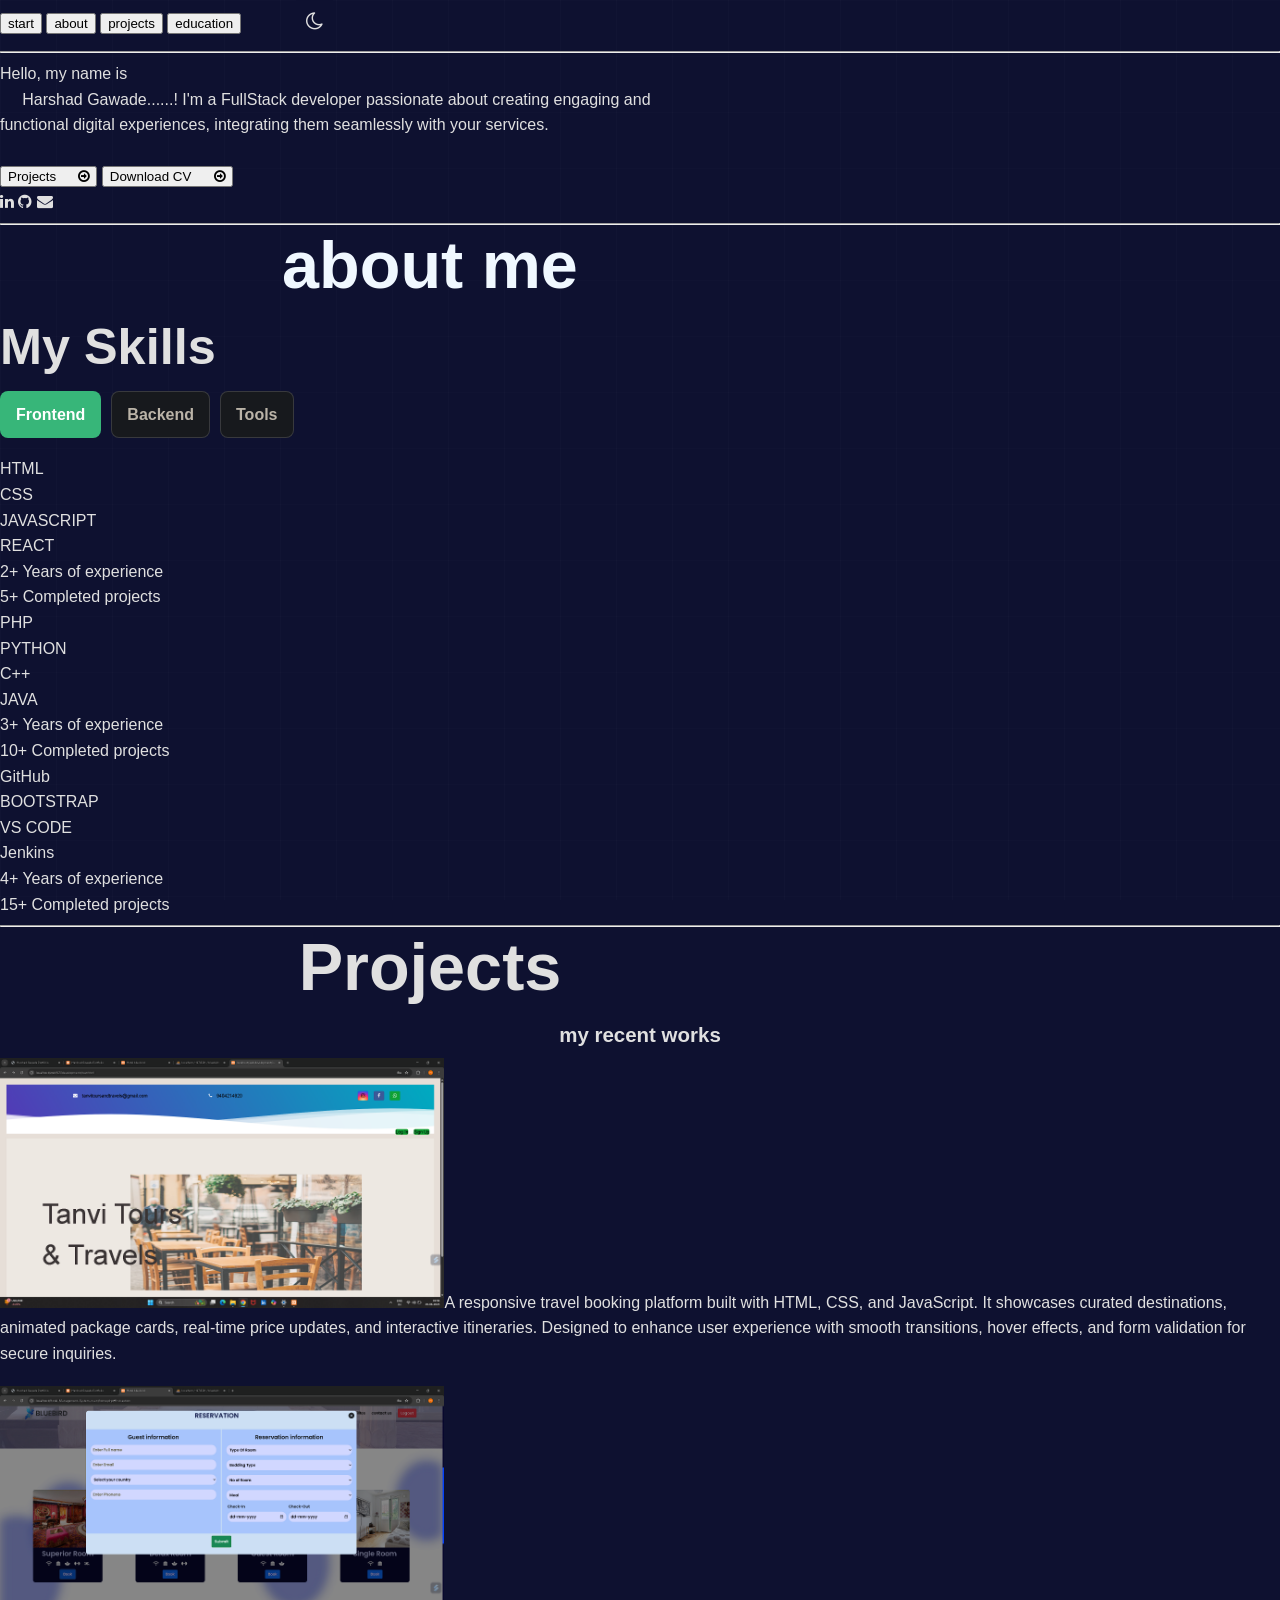
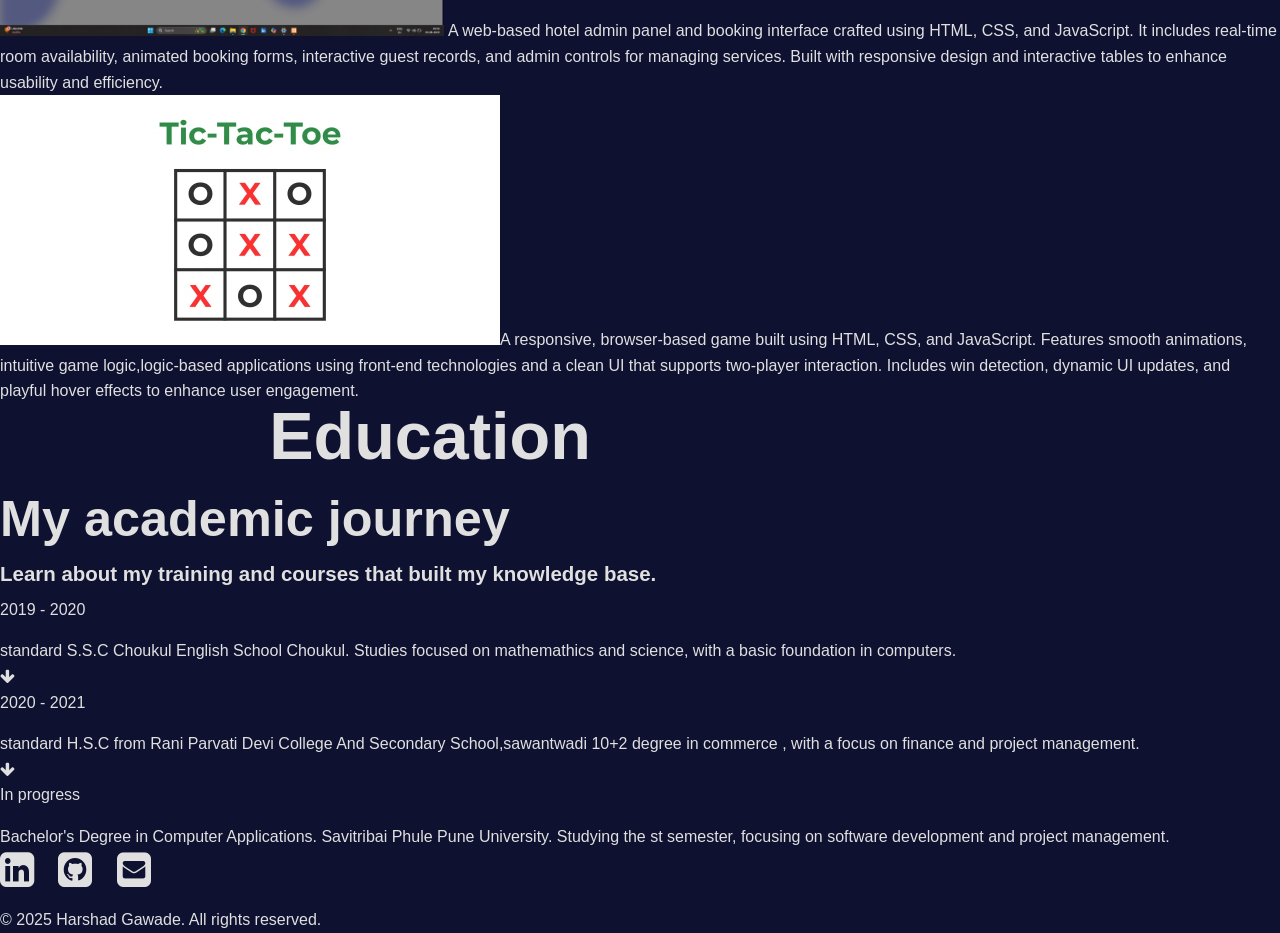
<file: PORT.HTML>
<!DOCTYPE html>
<html lang="en">
<head>
    <meta charset="UTF-8">
    <meta name="viewport" content="width=device-width, initial-scale=1.0">
<link rel="stylesheet" href="PORT.CSS">
<script src="port.js"></script>
<link rel="stylesheet" href="https://maxcdn.bootstrapcdn.com/font-awesome/4.7.0/css/font-awesome.min.css">
<link rel="icon" type="C:\xampp\htdocs\web tech\fevicon.io" sizes="32x32" href="fevicon.io/favicon-32x32.png">
<link rel="icon" type="C:\xampp\htdocs\web tech\fevicon.io" sizes="16x16" href="fevicon.io/favicon-16x16.png">

    <title>Harshad Gawade Portfolio</title>
</head>
<body>
<div class="view">
<div class="block">

<header>
    <input type="button" t name="start" placeholder="start" value="start">
    <input type="button" name="about" placeholder="about" value="about" type="button" class="scroll-btn" value="go to section" onclick="scrollToDiv()">
    <input type="button" name="projects" placeholder="projects" value="projects" class="scroll-btn" onclick="scrollToprojects()">
    <input type="button" name="education" placeholder="education" value="education" value="go to section"class="scroll-btn" onclick="scrollToeducation()">
  <style>
    :root {
      --bg-color: #0e1130;
      --text-color: #e0e0e0;
      --reverse-text-color:#fff;
      --hcolor:#0e1130;
    }

    body {
      background-color: var(--bg-color);
      color: var(--text-color);
      transition: background-color 0.3s, color 0.3s;
    }

    .light-theme {
      
 --bg-color: white;
      --text-color:#daa520;
      --inverse-text-color:0e1130;
    }
  </style>
</head>
<body>
  <button id="theme-toggle" style="background: var(--hcolor);
color: var(--inverse-text-color);border: none;font-size: 20px;padding: 10px;margin-left: 50px;cursor: pointer;"><i class="fa fa-moon-o" aria-hidden="true" ></i></button>

  <script>
    const toggleBtn = document.getElementById('theme-toggle');
    toggleBtn.addEventListener('click', () => {
      document.body.classList.toggle('light-theme');
    });
  </script>
</body>
</html>
</header>
<hr>
<div class="main">
<div  class="start">
<a1>Hello, my name is</a1> <br><a2 class="typewriter">&nbsp; &nbsp; &nbsp;Harshad Gawade......!</a2>                                                                 
I'm a FullStack developer passionate about creating engaging and <br>functional digital experiences, integrating them seamlessly with your services.</div>

</div><br>
<a href="#projects"><button type="btn" >Projects  &nbsp; &nbsp; &nbsp;<i class="fa fa-arrow-circle-o-right" aria-hidden="true"></i></button></a>
<a href="RESUME/HARSHAD GAWADE.pdf"><button type="btn">Download CV &nbsp; &nbsp; &nbsp;<i class="fa fa-arrow-circle-o-right" aria-hidden="true"></i></button></a>
<br>
<div class="social">
<a href="https://www.linkedin.com/in/harshad-gawade-874a87252?lipi=urn%3Ali%3Apage%3Ad_flagship3_profile_view_base_contact_details%3BcOl9TOUuR3ODRPa0peTUXQ%3D%3D"><i class="fa fa-linkedin" aria-hidden="true"></i></a>
<a href="https://github.com/harshu0316/hotel-management-system.git"><i class="fa fa-github" aria-hidden="true"></i></a>

<a href="mailto:harshadgawade997@gmail.com"><i class="fa fa-envelope" aria-hidden="true"></i></a>
</div>
</div>
</div>
<hr>
<h1 class="about" id="targetDiv" style="text-align:center; color: aliceblue;">about me</h1>
<div class="block">
   <body1>

  <h2>My Skills</h2>
<div class="table">
  <div class="tabs">
    <div class="tab active" onclick="switchTab('frontend')">Frontend</div>
    <div class="tab" onclick="switchTab('backend')">Backend</div>
    <div class="tab" onclick="switchTab('tools')">Tools</div>
  </div>

  <div id="frontend" class="content active">
    <div class="skills-grid">
      <div class="skill-box">HTML</div>
      <div class="skill-box">CSS</div>
      <div class="skill-box">JAVASCRIPT</div>
      <div class="skill-box">REACT</div>
    </div>
    <div class="info-box">2+ Years of experience</div>
    <div class="info-box">5+ Completed projects</div>
  </div>
  <div id="backend" class="content">
    <div class="skills-grid">
      <div class="skill-box">PHP</div>
      <div class="skill-box">PYTHON</div>
      <div class="skill-box">C++</div>
      <div class="skill-box">JAVA</div>
    </div>
    <div class="info-box">3+ Years of experience</div>
    <div class="info-box">10+ Completed projects</div>
  </div>

  <div id="tools" class="content">
    <div class="skills-grid">
      <div class="skill-box">GitHub</div>
      <div class="skill-box">BOOTSTRAP</div>
      <div class="skill-box">VS CODE</div>
      <div class="skill-box">Jenkins</div>
    </div>
    <div class="info-box">4+ Years of experience</div>
    <div class="info-box">15+ Completed projects</div>
  </div>
  </div>
</div>
</body1><hr>
<h1 class="about" id="projects" style="text-align: center; --color:var(--text-color);">Projects</h1>

<div class="block">

<h3 style="--color:var(--text-color): 'Franklin Gothic Medium', 'Arial Narrow', Arial, sans-serif;text-align: center;">my recent works</h3>
<div class="contain1">
<img src="images/project1.png" alt="" style="height: 250px;">A responsive travel booking platform built with HTML, CSS, and JavaScript. It showcases curated destinations, animated package cards, real-time price updates, and interactive itineraries. Designed to enhance user experience with smooth transitions, hover effects, and form validation for secure inquiries.
</div>
<div class="contain2">
<img src="images/project2.png" alt="" style="height: 250px;justify-content: center;margin-top: 20px;">
 A web-based hotel admin panel and booking interface crafted using HTML, CSS, and JavaScript. It includes real-time room availability, animated booking forms, interactive guest records, and admin controls for managing services. Built with responsive design and interactive tables to enhance usability and efficiency.
</div>
<div class="contain3">
<img src="images/project3.png" alt="" style="height: 250px;">A responsive, browser-based game built using HTML, CSS, and JavaScript. Features smooth animations, intuitive game logic,logic-based applications using front-end technologies and a clean UI that supports two-player interaction. Includes win detection, dynamic UI updates, and playful hover effects to enhance user engagement.
</div>
</div>
</div>
<div class="block">
<div class="edu">
<h1 class="about" style="text-align: center;--color:var(--text-color) ">Education</h1>
<h2>My academic journey</h2>
<h3>Learn about my training and courses that built my knowledge base.</h3>
</div>
</div>
<div class="block">
<div class="maincon">
<div class="container">
2019 - 2020 <br>
<P></P>
standard  S.S.C
Choukul English School Choukul.

Studies focused on mathemathics and science, with a basic foundation in computers.
</div>
<i class="fa fa-arrow-down" style="--color:var(--text-color);" aria-hidden="true"></i><div class="block">
<div class="container">
2020 - 2021 <br>
<P></P>
standard H.S.C
from Rani Parvati Devi College And Secondary School,sawantwadi

10+2 degree in commerce , with a focus on finance and project management.
</div>
</div>
<i class="fa fa-arrow-down" style="--color:var(--text-color)" aria-hidden="true"></i><div class="block">

<div class="block">
<div class="container" id="education">
In progress <br>
<P></P>
Bachelor's Degree in Computer Applications. 
Savitribai Phule Pune University.
Studying the st semester, focusing on software development and project management.
</div>
</div>
</div>
<footer>
<a href="https://www.linkedin.com/in/harshad-gawade-874a87252?lipi=urn%3Ali%3Apage%3Ad_flagship3_profile_view_base_contact_details%3BcOl9TOUuR3ODRPa0peTUXQ%3D%3D">
 <i class="fa fa-linkedin-square" aria-hidden="true" style="font-size: 40px; margin-right: 20px;"></i></a>
<a href="https://github.com/harshu0316/hotel-management-system.git"></i>
 <i class="fa fa-github-square" aria-hidden="true" style="font-size: 40px; margin-right: 20px;"></i></a>
<a href="mailto:harshadgawade997@gmail.com">
 <i class="fa fa-envelope-square" aria-hidden="true"style="font-size: 40px; margin-right: 20px;"></i></a>
<p></p>
© 2025 Harshad Gawade. All rights reserved.


</footer>
</body>
</html>
</html>
</file>
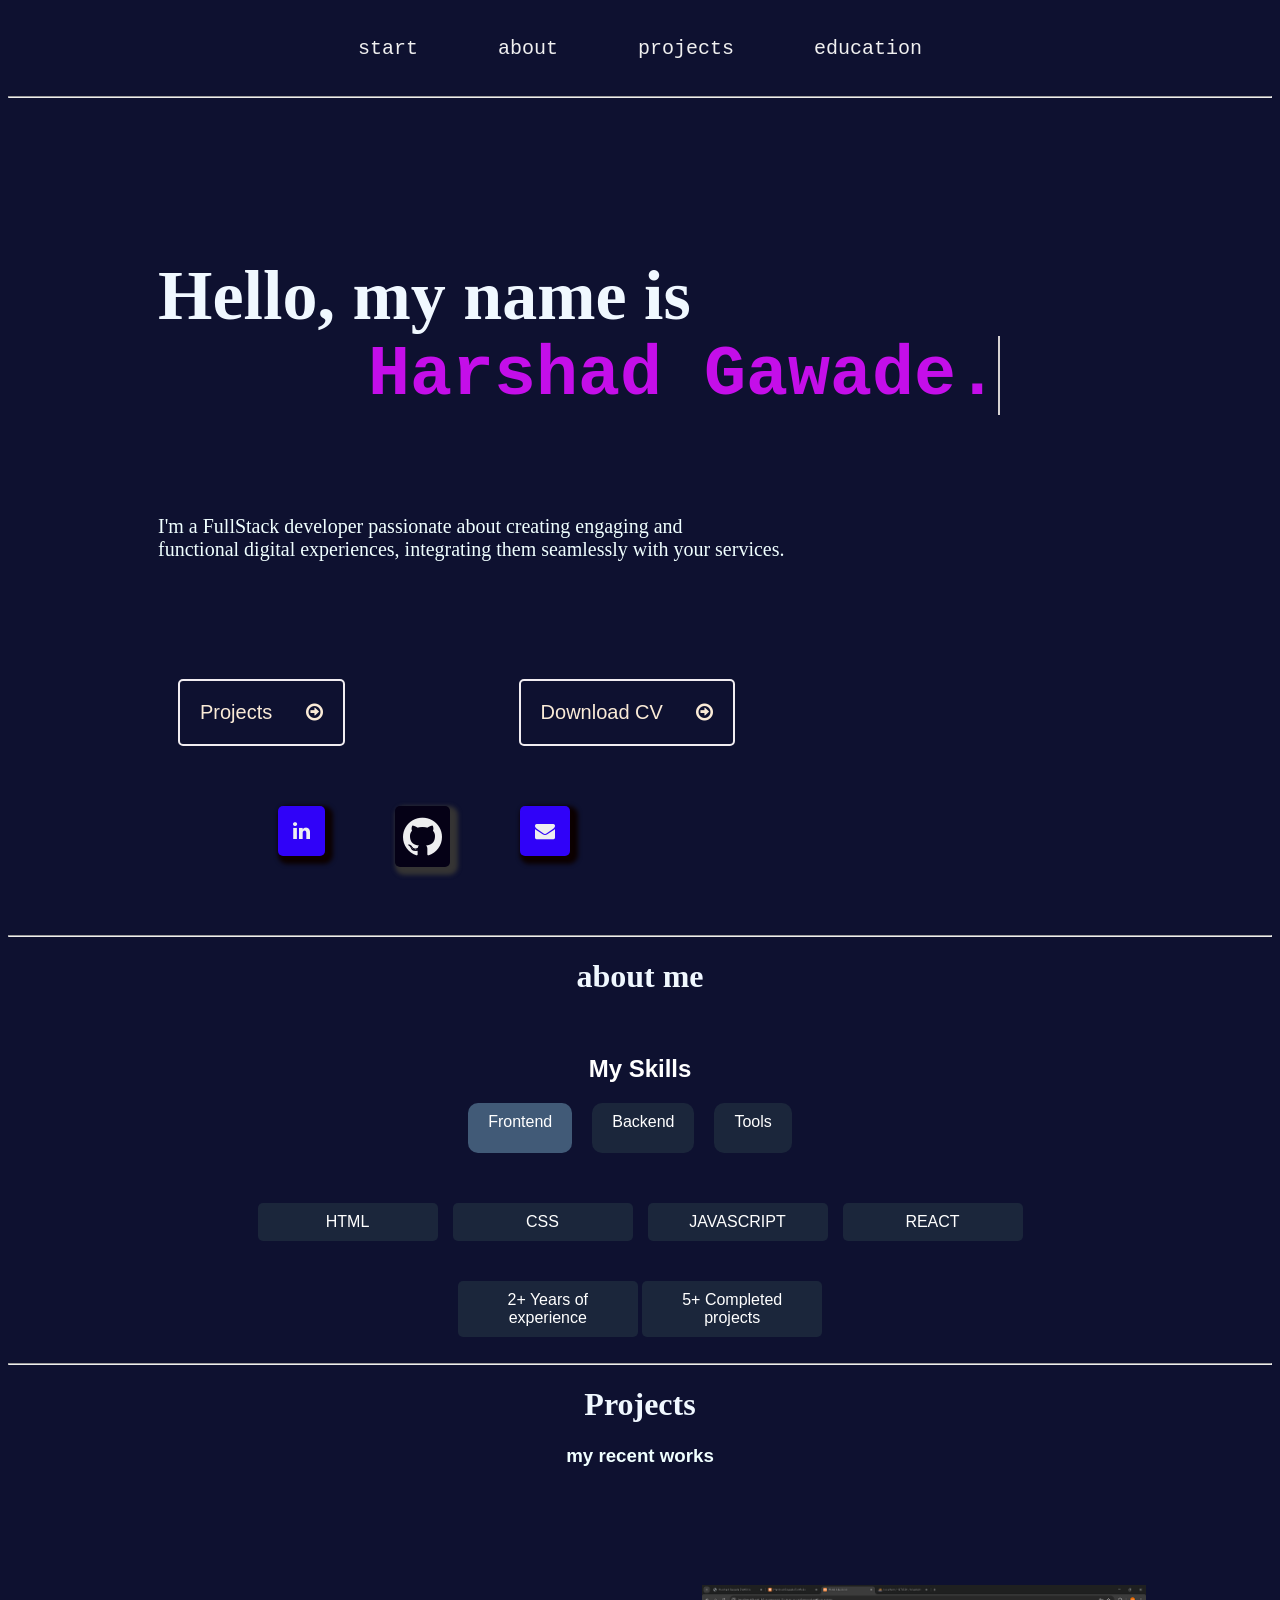
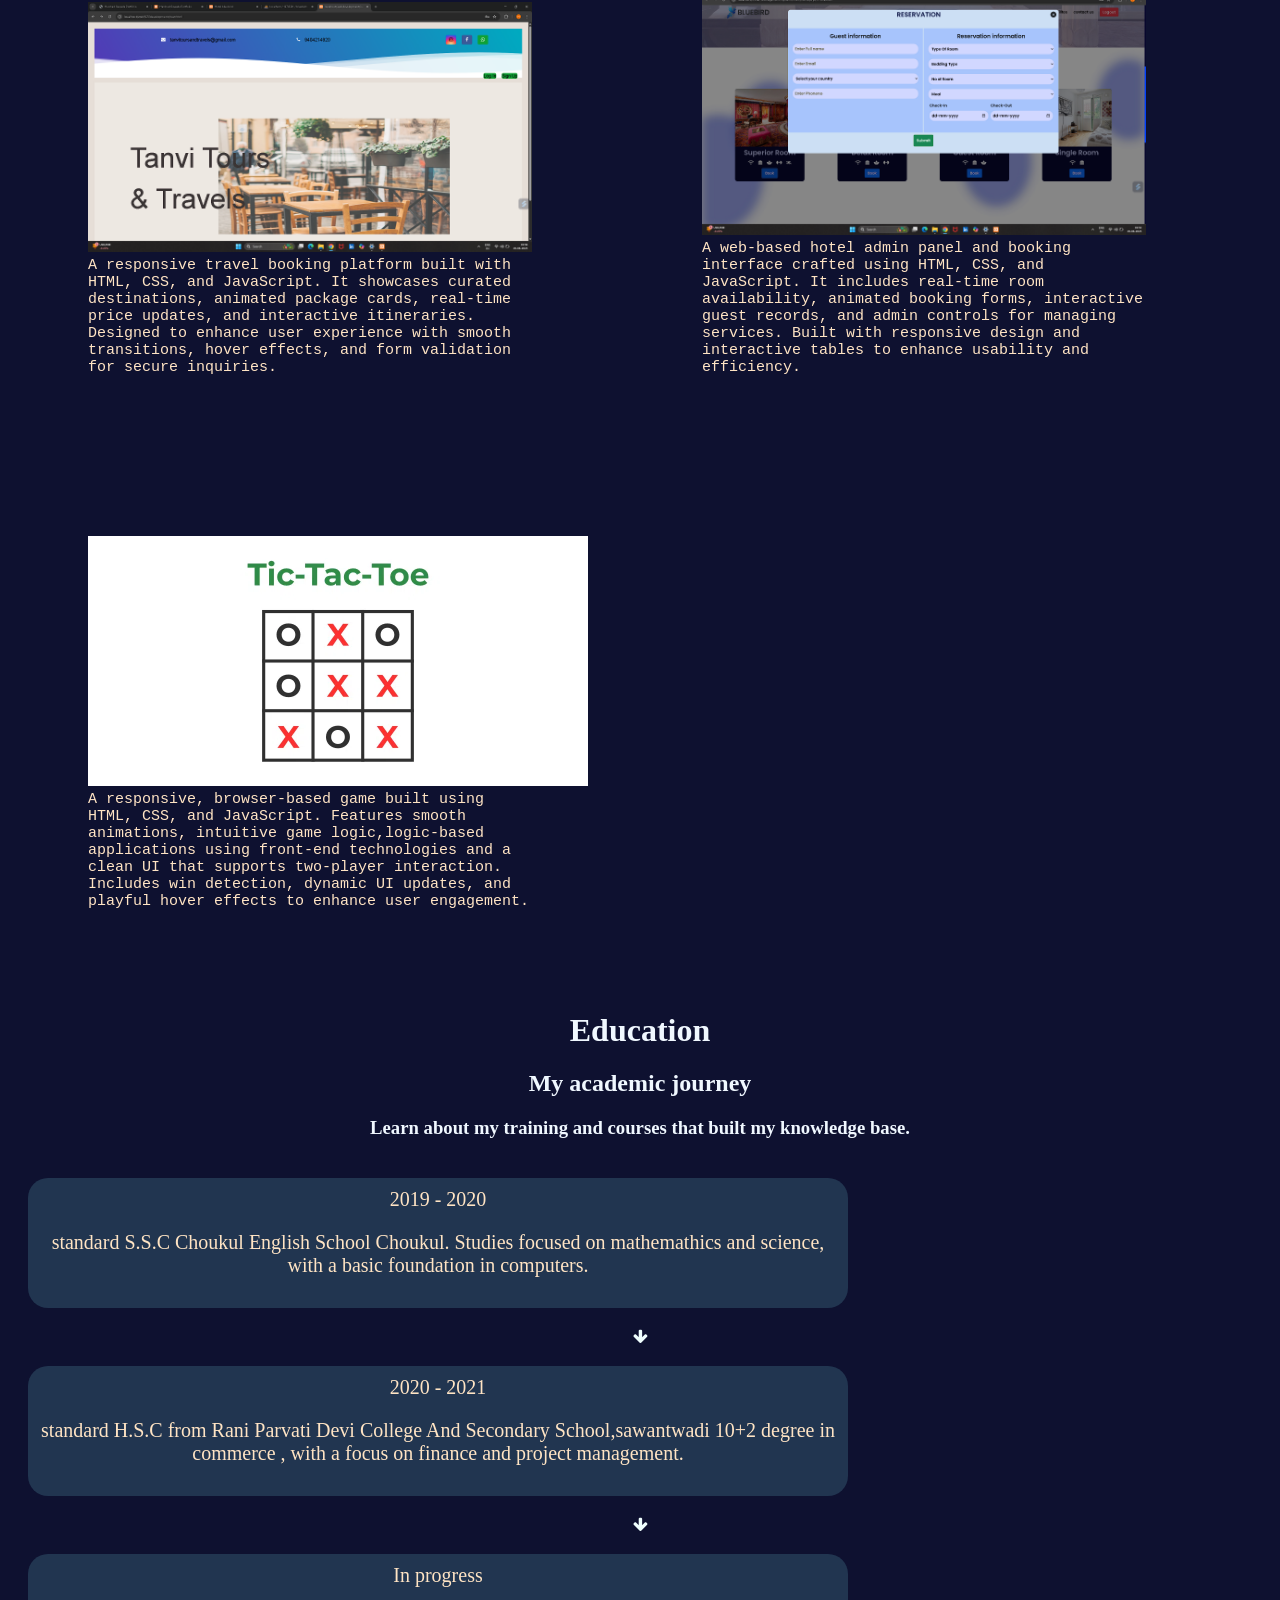
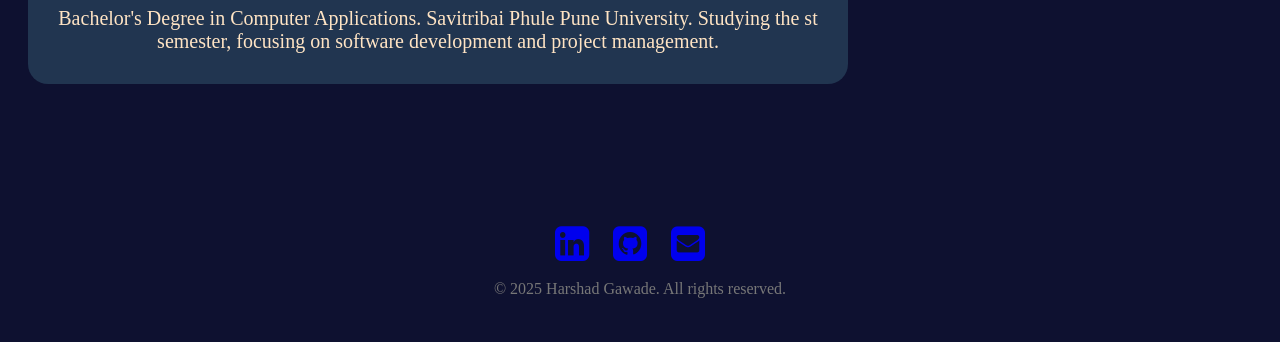
<file: web tech/PORT.HTML>
<!DOCTYPE html>
<html lang="en">
<head>
    <meta charset="UTF-8">
    <meta name="viewport" content="width=device-width, initial-scale=1.0">
<link rel="stylesheet" href="PORT.CSS">
<script src="port.js"></script>
<link rel="stylesheet" href="https://maxcdn.bootstrapcdn.com/font-awesome/4.7.0/css/font-awesome.min.css">

    <title>Harshad Gawade Portfolio</title>
</head>
<body>
<div class="view">
<div class="block">

<header>
    <input type="button" t name="start" placeholder="start" value="start">
    <input type="button" name="about" placeholder="about" value="about" type="button" class="scroll-btn" value="go to section" onclick="scrollToDiv()">
    <input type="button" name="projects" placeholder="projects" value="projects" class="scroll-btn" onclick="scrollToprojects()">
    <input type="button" name="education" placeholder="education" value="education" value="go to section"class="scroll-btn" onclick="scrollToeducation()">
</header>
<hr>
<div class="main">
<div  class="start">
<a1>Hello, my name is</a1> <br><a2 class="typewriter">&nbsp; &nbsp; &nbsp;Harshad Gawade......!</a2>                                                                 
I'm a FullStack developer passionate about creating engaging and <br>functional digital experiences, integrating them seamlessly with your services.</div>

</div><br>
<a href="#projects"><button type="btn" >Projects  &nbsp; &nbsp; &nbsp;<i class="fa fa-arrow-circle-o-right" aria-hidden="true"></i></button></a>
<a href="RESUME/HARSHAD GAWADE.pdf"><button type="btn">Download CV &nbsp; &nbsp; &nbsp;<i class="fa fa-arrow-circle-o-right" aria-hidden="true"></i></button></a>
<br>
<div class="social">
<a href="https://www.linkedin.com/in/harshad-gawade-874a87252?lipi=urn%3Ali%3Apage%3Ad_flagship3_profile_view_base_contact_details%3BcOl9TOUuR3ODRPa0peTUXQ%3D%3D"><i class="fa fa-linkedin" aria-hidden="true"></i></a>
<a href="https://github.com/harshu0316/hotel-management-system.git"><i class="fa fa-github" aria-hidden="true"></i></a>

<a href="mailto:harshadgawade997@gmail.com"><i class="fa fa-envelope" aria-hidden="true"></i></a>
</div>
</div>
</div>
<hr>
<h1 class="about" id="targetDiv" style="text-align:center; color: aliceblue;">about me</h1>
<div class="block">
   <body1>

  <h2>My Skills</h2>
<div class="table">
  <div class="tabs">
    <div class="tab active" onclick="switchTab('frontend')">Frontend</div>
    <div class="tab" onclick="switchTab('backend')">Backend</div>
    <div class="tab" onclick="switchTab('tools')">Tools</div>
  </div>

  <div id="frontend" class="content active">
    <div class="skills-grid">
      <div class="skill-box">HTML</div>
      <div class="skill-box">CSS</div>
      <div class="skill-box">JAVASCRIPT</div>
      <div class="skill-box">REACT</div>
    </div>
    <div class="info-box">2+ Years of experience</div>
    <div class="info-box">5+ Completed projects</div>
  </div>
  <div id="backend" class="content">
    <div class="skills-grid">
      <div class="skill-box">PHP</div>
      <div class="skill-box">PYTHON</div>
      <div class="skill-box">C++</div>
      <div class="skill-box">JAVA</div>
    </div>
    <div class="info-box">3+ Years of experience</div>
    <div class="info-box">10+ Completed projects</div>
  </div>

  <div id="tools" class="content">
    <div class="skills-grid">
      <div class="skill-box">GitHub</div>
      <div class="skill-box">BOOTSTRAP</div>
      <div class="skill-box">VS CODE</div>
      <div class="skill-box">Jenkins</div>
    </div>
    <div class="info-box">4+ Years of experience</div>
    <div class="info-box">15+ Completed projects</div>
  </div>
  </div>
</div>
</body1><hr>
<h1 class="about" id="projects" style="text-align: center; color: aliceblue;">Projects</h1>

<div class="block">

<h3 style="color: azure;font-family: 'Franklin Gothic Medium', 'Arial Narrow', Arial, sans-serif;text-align: center;">my recent works</h3>
<div class="contain1">
<img src="images/project1.png" alt="" style="height: 250px;">A responsive travel booking platform built with HTML, CSS, and JavaScript. It showcases curated destinations, animated package cards, real-time price updates, and interactive itineraries. Designed to enhance user experience with smooth transitions, hover effects, and form validation for secure inquiries.
</div>
<div class="contain2">
<img src="images/project2.png" alt="" style="height: 250px;justify-content: center;margin-top: 20px;">
 A web-based hotel admin panel and booking interface crafted using HTML, CSS, and JavaScript. It includes real-time room availability, animated booking forms, interactive guest records, and admin controls for managing services. Built with responsive design and interactive tables to enhance usability and efficiency.
</div>
<div class="contain3">
<img src="images/project3.png" alt="" style="height: 250px;">A responsive, browser-based game built using HTML, CSS, and JavaScript. Features smooth animations, intuitive game logic,logic-based applications using front-end technologies and a clean UI that supports two-player interaction. Includes win detection, dynamic UI updates, and playful hover effects to enhance user engagement.
</div>
</div>
</div>
<div class="block">
<div class="edu">
<h1 class="about" style="text-align: center;color: aliceblue; ">Education</h1>
<h2>My academic journey</h2>
<h3>Learn about my training and courses that built my knowledge base.</h3>
</div>
</div>
<div class="block">
<div class="maincon">
<div class="container">
2019 - 2020 <br>
<P></P>
standard  S.S.C
Choukul English School Choukul.

Studies focused on mathemathics and science, with a basic foundation in computers.
</div>
<i class="fa fa-arrow-down" style="color: azure;" aria-hidden="true"></i><div class="block">
<div class="container">
2020 - 2021 <br>
<P></P>
standard H.S.C
from Rani Parvati Devi College And Secondary School,sawantwadi

10+2 degree in commerce , with a focus on finance and project management.
</div>
</div>
<i class="fa fa-arrow-down" style="color: azure;" aria-hidden="true"></i><div class="block">

<div class="block">
<div class="container" id="education">
In progress <br>
<P></P>
Bachelor's Degree in Computer Applications. 
Savitribai Phule Pune University.
Studying the st semester, focusing on software development and project management.
</div>
</div>
</div>
<footer>
<a href="https://www.linkedin.com/in/harshad-gawade-874a87252?lipi=urn%3Ali%3Apage%3Ad_flagship3_profile_view_base_contact_details%3BcOl9TOUuR3ODRPa0peTUXQ%3D%3D">
 <i class="fa fa-linkedin-square" aria-hidden="true" style="font-size: 40px; margin-right: 20px;"></i></a>
<a href="https://github.com/harshu0316/hotel-management-system.git"></i>
 <i class="fa fa-github-square" aria-hidden="true" style="font-size: 40px; margin-right: 20px;"></i></a>
<a href="mailto:harshadgawade997@gmail.com">
 <i class="fa fa-envelope-square" aria-hidden="true"style="font-size: 40px; margin-right: 20px;"></i></a>
<p></p>
© 2025 Harshad Gawade. All rights reserved.


</footer>
</body>
</html>
</html>
</file>
<file: PORT.CSS>
:root {
  --bg: #101114;
  --surface: #17191d;
  --surface-strong: #21252b;
  --text: #f8f4ec;
  --muted: #bbb4a8;
  --line: rgba(255, 255, 255, 0.14);
  --accent: #f0b84d;
  --green: #37b679;
  --blue: #5aa7ff;
  --coral: #ef715d;
  --shadow: 0 24px 56px rgba(0, 0, 0, 0.26);
  --radius: 8px;
  --max-width: 1180px;
}

body.light-theme {
  --bg: #f7f5ef;
  --surface: #ffffff;
  --surface-strong: #eeece5;
  --text: #17191d;
  --muted: #5c5b55;
  --line: rgba(23, 25, 29, 0.14);
  --accent: #b96b12;
  --green: #087f57;
  --blue: #1c65ba;
  --coral: #ba493b;
  --shadow: 0 22px 46px rgba(25, 25, 20, 0.12);
}

* {
  box-sizing: border-box;
}

html {
  scroll-behavior: smooth;
}

body {
  margin: 0;
  background: var(--bg);
  color: var(--text);
  font-family: "Segoe UI", Arial, sans-serif;
  line-height: 1.6;
  transition: background-color 0.2s ease, color 0.2s ease;
}

body::before {
  content: "";
  position: fixed;
  inset: 0;
  z-index: -1;
  background:
    linear-gradient(90deg, rgba(255, 255, 255, 0.045) 1px, transparent 1px),
    linear-gradient(rgba(255, 255, 255, 0.035) 1px, transparent 1px);
  background-size: 56px 56px;
  opacity: 0.38;
}

a {
  color: inherit;
  text-decoration: none;
}

.site-header {
  position: sticky;
  top: 0;
  z-index: 20;
  display: flex;
  align-items: center;
  justify-content: space-between;
  gap: 20px;
  width: min(100% - 32px, var(--max-width));
  margin: 16px auto 0;
  padding: 12px;
  border: 1px solid var(--line);
  border-radius: var(--radius);
  background: color-mix(in srgb, var(--surface) 92%, transparent);
  box-shadow: var(--shadow);
  backdrop-filter: blur(16px);
}

.brand,
.nav-links,
.hero-actions,
.contact-row,
.tabs,
.project-meta,
.footer-actions,
.experience-stack,
.growth-strip,
.snapshot-list {
  display: flex;
  align-items: center;
}

.brand {
  gap: 10px;
  font-weight: 900;
}

.brand-mark {
  display: grid;
  place-items: center;
  width: 42px;
  height: 42px;
  border-radius: var(--radius);
  background: var(--accent);
  color: #000501;
  font-weight: 900;
}
/* Header styles */
.site-header {
  display: flex;
  flex-wrap: wrap;
  align-items: center;
  justify-content: space-between;
  max-width: 1280px;
  margin: 0 auto 2.5rem;
  padding: 0.5rem 0;
  border-bottom: 1px solid rgba(74, 63, 122, 0.15);
  gap: 0.5rem;
}

.brand {
  display: flex;
  align-items: center;
  gap: 0.5rem;
  font-weight: 700;
  font-size: 1.3rem;
  letter-spacing: -0.3px;
  text-decoration: none;
  color: inherit;
}

.brand-mark {
  background: #4a3f7a;
  color: white;
  padding: 0.2rem 0.6rem;
  border-radius: 40px;
  font-size: 0.9rem;
  flex-shrink: 0;
}

.brand-name {
  white-space: nowrap;
}

.theme-toggle {
  background: transparent;
  border: 1px solid #ccc;
  border-radius: 30px;
  padding: 0.3rem 0.8rem;
  font-size: 1.2rem;
  cursor: pointer;
  transition: 0.2s;
  background: white;
  flex-shrink: 0;
}

.nav-links {
  display: flex;
  gap: 1.8rem;
  font-weight: 500;
  font-size: 0.95rem;
  flex-wrap: wrap;
  align-items: center;
}

/* Mobile fixes */
@media (max-width: 768px) {
  .site-header {
    gap: 0.3rem;
    padding: 0.5rem 0;
  }
  
  .brand {
    font-size: 1rem;
    flex: 0 1 auto;
  }
  
  .brand-name {
    font-size: 0.85rem;
  }
  
  .brand-mark {
    font-size: 0.7rem;
    padding: 0.15rem 0.5rem;
  }
  
  .nav-links {
    order: 3;
    flex: 1 1 100%;
    justify-content: center;
    gap: 0.5rem;
  }
  
  .nav-links a {
    font-size: 0.7rem;
    padding: 0.2rem 0.4rem;
  }
  
  .theme-toggle {
    font-size: 1rem;
    padding: 0.2rem 0.6rem;
    margin-left: auto;
  }
}

@media (max-width: 480px) {
  .brand-name {
    font-size: 0.7rem;
  }
  
  .brand-mark {
    font-size: 0.6rem;
    padding: 0.1rem 0.4rem;
  }
  
  .nav-links {
    gap: 0.3rem;
  }
  
  .nav-links a {
    font-size: 0.6rem;
    padding: 0.15rem 0.25rem;
  }
  
  .theme-toggle {
    font-size: 0.8rem;
    padding: 0.15rem 0.5rem;
  }
}
.nav-links {
  justify-content: center;
  gap: 4px;
  flex-wrap: wrap;
}

.nav-links a {
  min-height: 40px;
  padding: 8px 10px;
  border-radius: var(--radius);
  color: var(--muted);
  font-size: 0.93rem;
  font-weight: 800;
}

.nav-links a:hover,
.nav-links a:focus-visible {
  background: var(--surface-strong);
  color: var(--text);
}

.theme-toggle {
  display: grid;
  place-items: center;
  flex: 0 0 42px;
  width: 42px;
  height: 42px;
  border: 1px solid var(--line);
  border-radius: var(--radius);
  background: var(--surface-strong);
  color: var(--text);
  cursor: pointer;
}

.section-band {
  width: min(100% - 32px, var(--max-width));
  margin: 0 auto;
}

.hero {
  display: grid;
  grid-template-columns: minmax(0, 1.08fr) minmax(330px, 0.72fr);
  gap: 34px;
  align-items: center;
  min-height: calc(100vh - 88px);
  padding: 56px 0 46px;
}

.eyebrow {
  margin: 0 0 12px;
  color: var(--accent);
  font-size: 0.78rem;
  font-weight: 900;
  letter-spacing: 0.08em;
  text-transform: uppercase;
}

h1,
h2,
h3,
p {
  margin-top: 0;
}

h1 {
  max-width: 860px;
  margin-bottom: 22px;
  font-size: clamp(2.45rem, 5.2vw, 4.7rem);
  line-height: 0.99;
  letter-spacing: 0;
}

h2 {
  margin-bottom: 16px;
  font-size: clamp(2rem, 4vw, 3.15rem);
  line-height: 1.08;
  letter-spacing: 0;
}

h3 {
  margin-bottom: 10px;
  font-size: 1.28rem;
  line-height: 1.2;
}

.hero-copy {
  max-width: 780px;
  color: var(--muted);
  font-size: 1.12rem;
}

.hero-actions {
  gap: 14px;
  flex-wrap: wrap;
  margin-top: 30px;
}

.btn {
  display: inline-flex;
  align-items: center;
  justify-content: center;
  gap: 10px;
  min-height: 48px;
  padding: 12px 18px;
  border: 1px solid var(--line);
  border-radius: var(--radius);
  font-weight: 900;
  transition: transform 0.2s ease, background-color 0.2s ease, color 0.2s ease;
}

.btn-primary {
  border-color: transparent;
  background: var(--accent);
  color: #111317;
}

.btn-secondary {
  background: var(--surface);
  color: var(--text);
}

.btn:hover,
.btn:focus-visible,
.theme-toggle:hover,
.theme-toggle:focus-visible,
.tab:hover,
.tab:focus-visible,
.project-link:hover,
.project-link:focus-visible {
  transform: translateY(-2px);
}

.contact-row {
  gap: 12px;
  flex-wrap: wrap;
  margin-top: 30px;
  color: var(--muted);
  font-weight: 700;
}

.contact-row a,
.contact-row span {
  display: inline-flex;
  align-items: center;
  gap: 8px;
  min-height: 42px;
  padding: 8px 10px;
  border: 1px solid var(--line);
  border-radius: var(--radius);
  background: var(--surface);
}

.contact-row i {
  color: var(--green);
}

.hero-snapshot {
  overflow: hidden;
  border: 1px solid var(--line);
  border-radius: var(--radius);
  background: var(--surface);
  box-shadow: var(--shadow);
}

.terminal-top {
  display: flex;
  gap: 7px;
  padding: 14px 16px;
  border-bottom: 1px solid var(--line);
  background: var(--surface-strong);
}

.terminal-top span {
  width: 11px;
  height: 11px;
  border-radius: 50%;
  background: var(--coral);
}

.terminal-top span:nth-child(2) {
  background: var(--accent);
}

.terminal-top span:nth-child(3) {
  background: var(--green);
}

.code-window {
  padding: 22px;
  font-family: Consolas, "Courier New", monospace;
  font-size: 0.96rem;
}

.code-window p {
  margin-bottom: 10px;
  color: var(--muted);
}

.token-blue {
  color: var(--blue);
}

.token-green {
  color: var(--green);
}

.token-amber {
  color: var(--accent);
}

.snapshot-list {
  gap: 1px;
  align-items: stretch;
  border-top: 1px solid var(--line);
  background: var(--line);
}

.snapshot-list div {
  flex: 1;
  padding: 16px;
  background: var(--surface);
}

.snapshot-list strong,
.snapshot-list span {
  display: block;
}

.snapshot-list strong {
  color: var(--accent);
  font-size: 1.45rem;
  line-height: 1.1;
}

.snapshot-list span {
  color: var(--muted);
  font-size: 0.82rem;
  line-height: 1.35;
}

.profile-section,
.skills-section,
.experience-section,
.projects-section,
.education-section,
.site-footer {
  padding: 82px 0;
  border-top: 1px solid var(--line);
}

.section-heading {
  max-width: 760px;
  margin-bottom: 34px;
}

.profile-grid,
.project-grid,
.education-grid {
  display: grid;
  gap: 20px;
}

.profile-grid {
  grid-template-columns: repeat(3, minmax(0, 1fr));
}

.focus-card,
.tab-panel,
.experience-card,
.project-card,
.timeline-item,
.growth-strip {
  border: 1px solid var(--line);
  border-radius: var(--radius);
  background: var(--surface);
  box-shadow: var(--shadow);
}

.focus-card {
  padding: 24px;
}

.focus-card i {
  display: grid;
  place-items: center;
  width: 46px;
  height: 46px;
  margin-bottom: 18px;
  border-radius: var(--radius);
  background: var(--surface-strong);
  color: var(--green);
  font-size: 1.25rem;
}

.focus-card p,
.experience-card p,
.project-card p,
.project-card li,
.timeline-item p,
.growth-strip span,
.site-footer p {
  color: var(--muted);
}

.tabs {
  gap: 10px;
  flex-wrap: wrap;
  margin-bottom: 18px;
}

.tab {
  min-height: 44px;
  padding: 10px 15px;
  border: 1px solid var(--line);
  border-radius: var(--radius);
  background: var(--surface);
  color: var(--muted);
  cursor: pointer;
  font-weight: 900;
  transition: transform 0.2s ease, background-color 0.2s ease, color 0.2s ease;
}

.tab.active {
  border-color: transparent;
  background: var(--green);
  color: #ffffff;
}

.tab-panel {
  padding: 24px;
}

.skill-grid {
  display: grid;
  grid-template-columns: repeat(4, minmax(0, 1fr));
  gap: 12px;
}

.skill-grid span,
.experience-stack span,
.project-meta span {
  display: inline-flex;
  align-items: center;
  justify-content: center;
  min-height: 42px;
  padding: 8px 10px;
  border: 1px solid var(--line);
  border-radius: var(--radius);
  background: var(--surface-strong);
  color: var(--text);
  font-size: 0.86rem;
  font-weight: 900;
  text-align: center;
}

.experience-card {
  display: grid;
  grid-template-columns: minmax(0, 1fr) 300px;
  gap: 24px;
  padding: 26px;
}

.date-pill {
  display: inline-flex;
  margin-bottom: 12px;
  padding: 6px 9px;
  border-radius: 999px;
  background: color-mix(in srgb, var(--accent) 20%, var(--surface-strong));
  color: var(--accent);
  font-size: 0.8rem;
  font-weight: 900;
}

.company {
  margin-bottom: 16px;
  color: var(--green);
  font-weight: 900;
}

.experience-stack {
  align-content: start;
  align-items: flex-start;
  flex-wrap: wrap;
  gap: 10px;
}

.project-grid {
  grid-template-columns: repeat(3, minmax(0, 1fr));
}

.project-card {
  overflow: hidden;
}

.project-visual {
  display: grid;
  grid-template-columns: repeat(2, minmax(0, 1fr));
  gap: 10px;
  min-height: 190px;
  padding: 22px;
  border-bottom: 1px solid var(--line);
  background: var(--surface-strong);
}

.project-visual i {
  grid-row: span 3;
  display: grid;
  place-items: center;
  border-radius: var(--radius);
  background: var(--surface);
  color: var(--accent);
  font-size: 3rem;
}

.project-visual span {
  display: grid;
  place-items: center;
  min-height: 44px;
  padding: 8px;
  border-radius: var(--radius);
  background: var(--surface);
  color: var(--text);
  font-family: Consolas, "Courier New", monospace;
  font-size: 0.78rem;
  font-weight: 900;
}

.quiz-visual i {
  grid-column: 1 / -1;
  grid-row: auto;
  min-height: 74px;
  color: var(--blue);
}

.business-visual i {
  color: var(--accent);
}

.gym-visual i {
  color: var(--coral);
}

.project-body {
  padding: 20px;
}

.project-meta {
  gap: 8px;
  flex-wrap: wrap;
  margin-bottom: 16px;
}

.project-meta span {
  min-height: 32px;
  font-size: 0.74rem;
}

.project-card ul {
  margin: 16px 0 0;
  padding-left: 18px;
}

.project-card li + li {
  margin-top: 8px;
}

.project-link {
  display: inline-flex;
  align-items: center;
  gap: 8px;
  margin-top: 18px;
  color: var(--accent);
  font-weight: 900;
  transition: transform 0.2s ease, color 0.2s ease;
}

.education-grid {
  grid-template-columns: repeat(3, minmax(0, 1fr));
}

.timeline-item {
  position: relative;
  padding: 22px;
}

.timeline-item::before {
  content: "";
  display: block;
  width: 52px;
  height: 5px;
  margin-bottom: 18px;
  border-radius: 999px;
  background: linear-gradient(90deg, var(--accent), var(--green), var(--blue));
}

.timeline-item span {
  display: block;
  margin-bottom: 8px;
  color: var(--accent);
  font-weight: 900;
}

.growth-strip {
  justify-content: space-between;
  gap: 1px;
  align-items: stretch;
  margin-top: 22px;
  overflow: hidden;
  background: var(--line);
}

.growth-strip div {
  flex: 1;
  min-width: 0;
  padding: 18px;
  background: var(--surface);
}

.growth-strip strong,
.growth-strip span {
  display: block;
}

.growth-strip strong {
  color: var(--text);
  font-size: 1rem;
}

.growth-strip span {
  font-size: 0.86rem;
}

.site-footer {
  display: grid;
  grid-template-columns: 1fr auto;
  gap: 24px;
  align-items: start;
  padding-bottom: 34px;
}

.footer-actions {
  justify-content: flex-end;
  gap: 12px;
  flex-wrap: wrap;
}

.copyright {
  grid-column: 1 / -1;
  margin: 24px 0 0;
  font-size: 0.92rem;
}

@media (max-width: 1040px) {
  .site-header {
    align-items: flex-start;
    flex-wrap: wrap;
  }

  .nav-links {
    order: 3;
    width: 100%;
    justify-content: flex-start;
  }

  .hero,
  .experience-card,
  .site-footer {
    grid-template-columns: 1fr;
  }

  .hero {
    min-height: auto;
    padding-top: 58px;
  }

  .profile-grid,
  .project-grid,
  .education-grid {
    grid-template-columns: repeat(2, minmax(0, 1fr));
  }

  .footer-actions {
    justify-content: flex-start;
  }
}

@media (max-width: 740px) {
  .site-header,
  .section-band {
    width: min(100% - 20px, var(--max-width));
  }

  .brand span:last-child {
    display: none;
  }

  .nav-links a {
    flex: 1 1 auto;
    text-align: center;
  }

  .hero {
    padding: 44px 0;
  }

  h1 {
    font-size: clamp(2.3rem, 12vw, 3.7rem);
  }

  .hero-copy {
    font-size: 1rem;
  }

  .profile-grid,
  .project-grid,
  .education-grid,
  .skill-grid,
  .snapshot-list,
  .growth-strip {
    display: grid;
    grid-template-columns: 1fr;
  }

  .hero-actions,
  .footer-actions {
    align-items: stretch;
    flex-direction: column;
  }

  .btn {
    width: 100%;
  }

  .project-visual {
    grid-template-columns: 1fr;
  }

  .project-visual i {
    grid-row: auto;
    min-height: 92px;
  }

  .profile-section,
  .skills-section,
  .experience-section,
  .projects-section,
  .education-section,
  .site-footer {
    padding: 58px 0;
  }
}
</file>
<file: web tech/PORT.CSS>
body{
background: #0e1130;
width: auto;
}
header{
text-align: center;
height: 80px;
margin-top: 0px;
display: flex;
justify-content: center;
align-items: center;

}
input[type="button"]{
font-size: 20px;
border: none;
background: #0e1130;
color: rgb(240, 240, 240);
font-family: monospace;
padding-left: 40px;
padding-right: 40px;
outline: #735ae2;
}
input[type="button"]:hover{
opacity: 0.7;
background-color: #735ae2; 
  transition: border-radius 0.1s ease-in-out; 
  border-radius: 10px;
transform: scale(1.1);

 }
@import url('https://fonts.cdnfonts.com/css/gyahegi');

a1{
font-size: 70px;
color: aliceblue;
font-weight: 600;
font-family: 'gyahegi','sans serif';
}
a2
{
margin-bottom:100px;
font-size: 70px;
color: rgb(196, 14, 233);
font-weight: 600;
display: flex;
font-style:gyahegi;
}
.start{
margin-top: 150px;
margin-left: 150px;
font-size: 20px;
color: azure;
display: inline-block;
}
.image{
display: flexbox;
display: inline-block;
padding-left: 440px;
mix-blend-mode: darken;

}
.Main{
text-align: center;
justify-content: flex-start;
}
button[type="btn"]{
font-size: 20px;
background-color: #0e1130;
border-color:rgb(241, 237, 241);
border-style: double;
border-radius: 5px;
color: antiquewhite;
padding: 20px;
display: inline-block;
margin-left: 170px;
margin-top: 100px;

}
button[type="btn"]:hover{
opacity: 0.8;
background-color: #213550; 
  transition: border-radius 0.1s ease-in-out; 
  border-radius: 10px;
transform: scale(1.1);
}
i.fa.fa-linkedin{
font-size: 20px;
color: #eeeef0;
background: #3002f8;
padding: 15px;
border-radius: 5px;
display: inline-block;
margin: 60px;
margin-left: 270px;
box-shadow: #0c0000 4px 4px 4px  4px;

}
i.fa.fa-github{
font-size: 45px;
color: #eeeef0;
background: #050116;
padding: 8px;
border-radius: 5px;
margin: 60px;
margin-left: 10px;
box-shadow: #353434 4px 4px 4px  4px;

}
i.fa.fa-envelope{
font-size: 20px;
color: #eeeef0;
background: #3002f8;
padding: 15px;
border-radius: 5px;
margin: 60px;
margin-left: 10px;
box-shadow: #0c0000 4px 4px 4px  4px;
}

@keyframes appear{
from{
opacity: 0;
scale: 0.3;}
to{
opacity: 0.5;
scale:1;
}
}
.block{
animation: appear linear;
animation-timeline: view();
animation-range: entry 0 cover 17%;

}



body1 {
      color: #ffffff;
      font-family: 'Segoe UI', sans-serif;
      padding: 20px;
      text-align: center;
      justify-content: center;
    }
.tabs {
      display: flex;
      justify-content: center;
      margin-bottom: 20px;
      margin-left: 00px;
      border-radius: 10px;
      height: 50px;
      text-align: center;
    }
.tab {
      background-color: #1b263b;
      padding: 10px 20px;
      border-radius: 10px;  
      cursor: pointer;
      margin-right: 20px;
    }
.tab.active {
      background-color: #415a77; 
    }
    .content {
      display: none;
    }
    .content.active {
      display: block;
    }
.skills-grid {
      display: flex;
      justify-content: center;
      gap: 15px;
      flex-wrap: wrap;
      margin-bottom: 10px;
    }
.skill-box, .info-box {
      background-color: #1b263b;
      padding: 10px 15px;
      border-radius: 5px;
      width: 150px;
      display: inline-block;
      margin-top: 30px;
    }
.contain1{
height: auto;
width: 450px;
color: bisque;
margin: 80px;
justify-content: center;
display: inline-block;
font-family: monospace;
font-size: 15px;
}
.contain2{
height: 250;
width: 450px;
color: bisque;
border: 1px;
display:inline-block;
margin: 80px;
justify-content: center;
font-family: monospace;
font-size: 15px;
}
.contain3{
height: 250;
width: 450px;
color: bisque;
border: 1px;
display:inline-block;
margin: 80px;
justify-content: center;
font-family: monospace;
font-size: 15px;
}
.social{
display: flex;
align-items: flex-start;
justify-content: left;
}
.table{
align-items: center;
justify-content: center;
text-align: center;
}
.edu{
color: aliceblue;
text-align: center;
}
.container{
height: 110px;
font-size: 20px;
color: bisque;
width: 800px;
text-align: center;
background: #213550;
border: #353434;
padding:10px;
margin: 20px;
align-items: center;
border-radius: 20px;
}
.maincon{
align-content: center;
justify-items:center;
text-align: center;
}
footer{
color: rgb(119, 119, 119);
margin-top: 100px;
padding: 20px;
display: inline-block;
}
.typewriter {
      font-family: monospace;
      white-space: nowrap;
      overflow: hidden;
      border-right: 2px solid rgb(214, 210, 210);
      width: 0;
      animation: typing 3s steps(20, end) forwards, blink 0.7s step-end infinite;
    }

    @keyframes typing {
      from { width: 0 }
      to { width: 20ch }
    }

    @keyframes blink {
      50% { border-color: transparent }
    }
</file>
